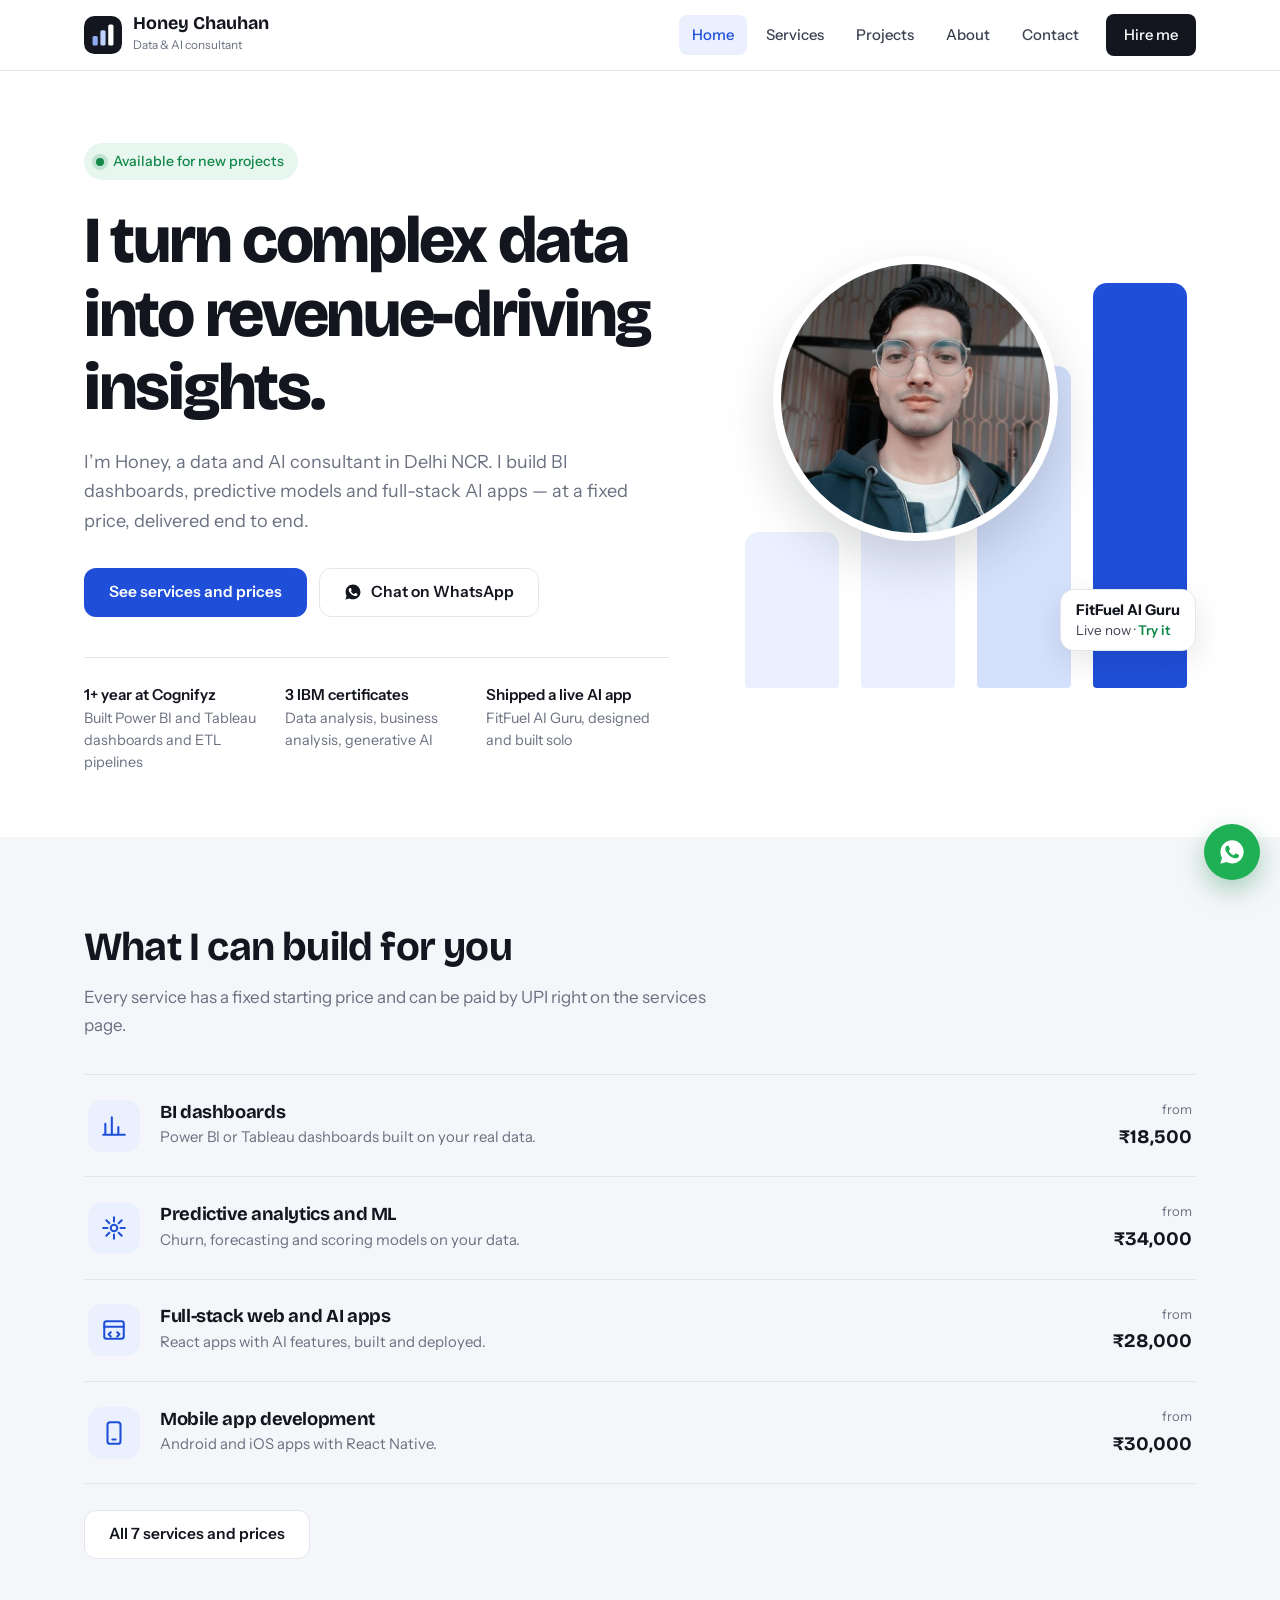
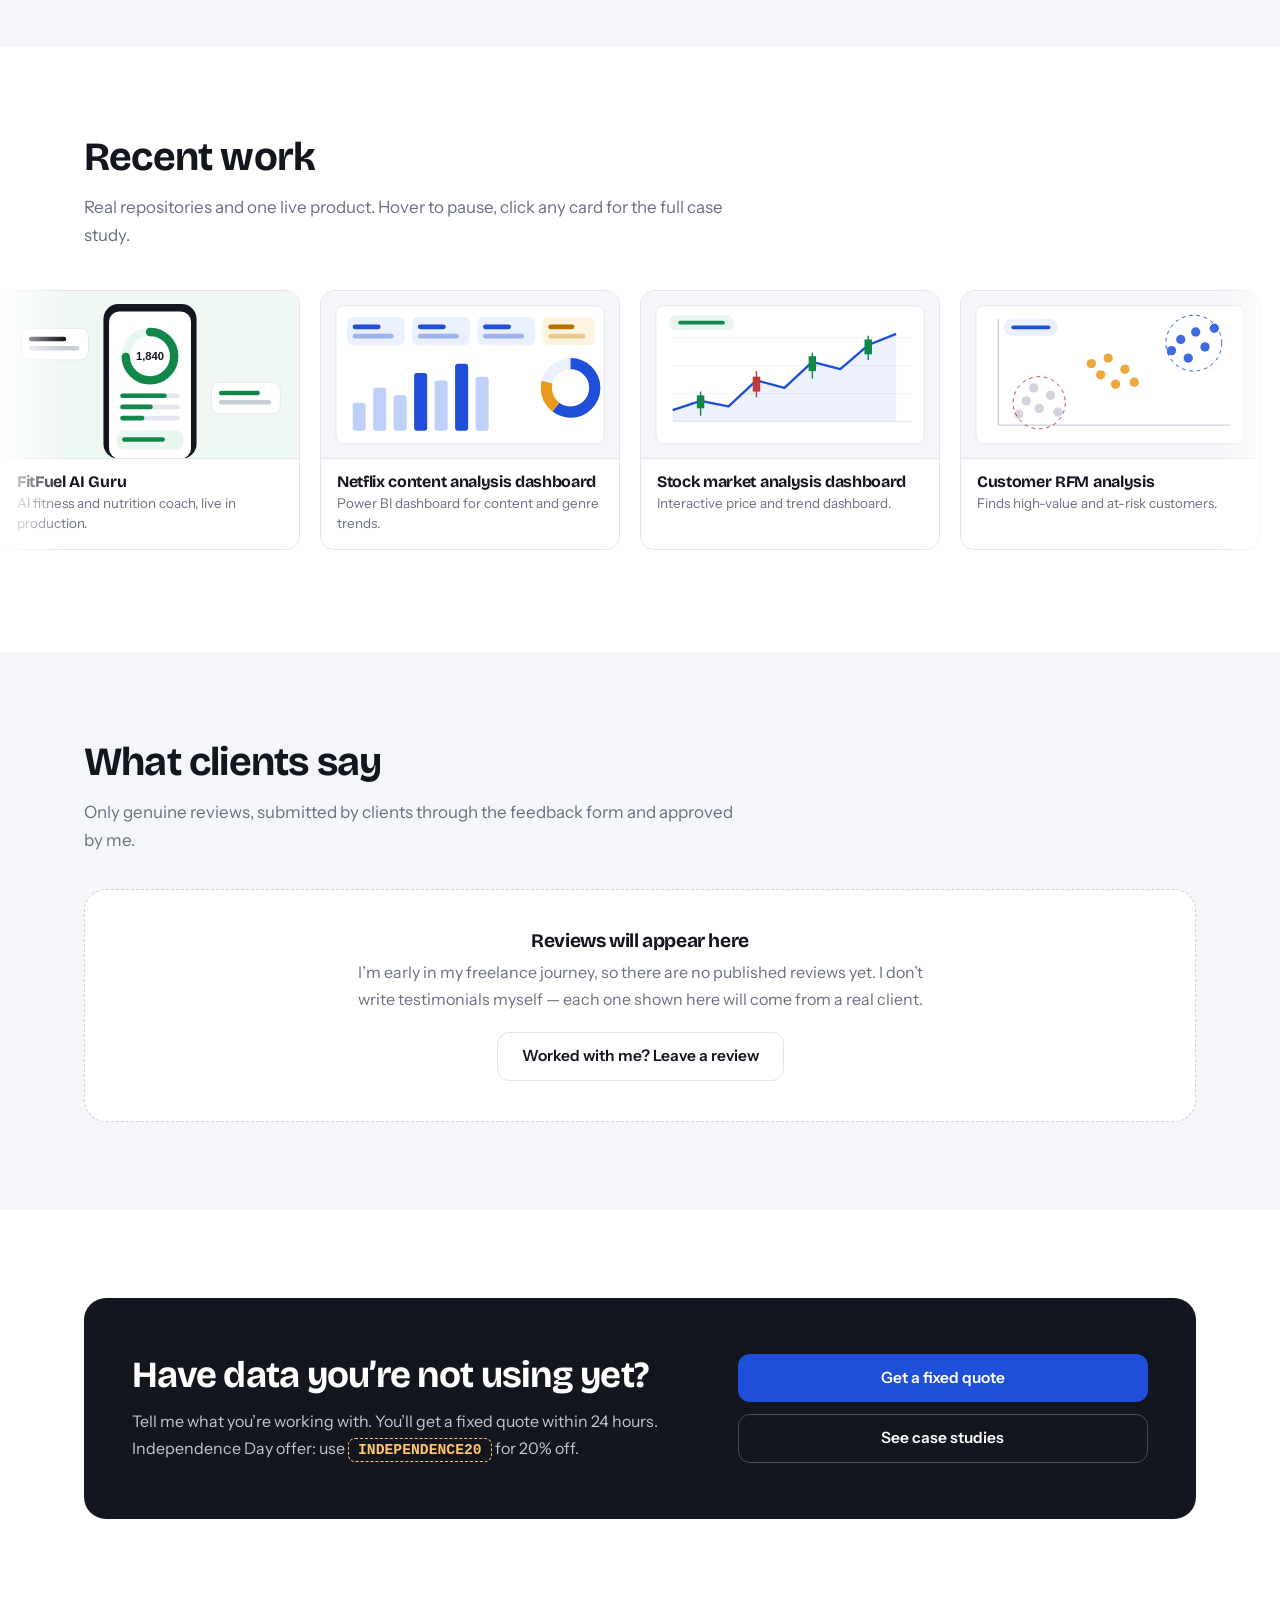
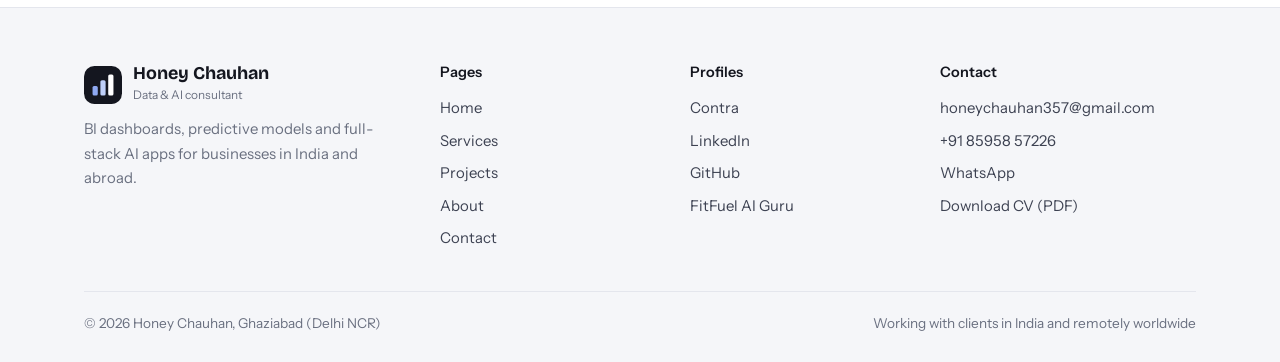
<file: index.html>
<!DOCTYPE html>
<html lang="en">
<head>
<meta charset="UTF-8">
<meta name="viewport" content="width=device-width,initial-scale=1">
<title>Honey Chauhan — Data &amp; AI consultant, Delhi NCR</title>
<meta name="description" content="BI dashboards, predictive ML models and full-stack AI apps. IBM-certified, ex-Cognifyz, and builder of FitFuel AI Guru. Fixed prices, UPI payment, reply within 24 hours.">
<link rel="canonical" href="https://datascientist2004.github.io/Portfolio/">
<meta property="og:type" content="website">
<meta property="og:site_name" content="Honey Chauhan">
<meta property="og:title" content="Honey Chauhan — Data &amp; AI consultant, Delhi NCR">
<meta property="og:description" content="BI dashboards, predictive ML models and full-stack AI apps. IBM-certified, ex-Cognifyz, and builder of FitFuel AI Guru. Fixed prices, UPI payment, reply within 24 hours.">
<meta property="og:url" content="https://datascientist2004.github.io/Portfolio/">
<meta property="og:image" content="https://datascientist2004.github.io/Portfolio/og-image.png">
<meta property="og:image:width" content="1200">
<meta property="og:image:height" content="630">
<meta name="twitter:card" content="summary_large_image">
<meta name="twitter:image" content="https://datascientist2004.github.io/Portfolio/og-image.png">
<meta name="theme-color" content="#ffffff">
<link rel="icon" href="data:image/svg+xml,%3Csvg xmlns='http://www.w3.org/2000/svg' viewBox='0 0 40 40'%3E%3Crect width='40' height='40' rx='11' fill='%2314161F'/%3E%3Crect x='9' y='21' width='5.5' height='10' rx='1.6' fill='%238FA9F2'/%3E%3Crect x='17.25' y='15' width='5.5' height='16' rx='1.6' fill='%23BFD0FA'/%3E%3Crect x='25.5' y='9' width='5.5' height='22' rx='1.6' fill='white'/%3E%3C/svg%3E">
<link rel="preconnect" href="https://fonts.googleapis.com">
<link rel="preconnect" href="https://fonts.gstatic.com" crossorigin>
<link href="https://fonts.googleapis.com/css2?family=Bricolage+Grotesque:opsz,wght@12..96,600..800&family=Instrument+Sans:wght@400;500;600;700&display=swap" rel="stylesheet">
<link rel="stylesheet" href="style.css?v=3">
</head>
<body>
<header class="site-header">
  <nav class="nav" aria-label="Main">
    <a class="brand" href="index.html" aria-label="Honey Chauhan, home"><svg class="brand-mark" viewBox="0 0 40 40" aria-hidden="true"><rect width="40" height="40" rx="11" fill="#14161F"/><rect x="9" y="21" width="5.5" height="10" rx="1.6" fill="#8FA9F2"/><rect x="17.25" y="15" width="5.5" height="16" rx="1.6" fill="#BFD0FA"/><rect x="25.5" y="9" width="5.5" height="22" rx="1.6" fill="#fff"/></svg><span><span class="brand-name">Honey Chauhan</span><span class="brand-role">Data &amp; AI consultant</span></span></a>
    <button class="nav-toggle" id="navToggle" aria-label="Menu" aria-expanded="false" aria-controls="navLinks"><span></span><span></span><span></span></button>
    <ul class="nav-links" id="navLinks"><li><a href="index.html" aria-current="page">Home</a></li><li><a href="services.html">Services</a></li><li><a href="projects.html">Projects</a></li><li><a href="about.html">About</a></li><li><a href="contact.html">Contact</a></li><li><a class="nav-cta" href="services.html">Hire me</a></li></ul>
  </nav>
</header>
<div class="nav-scrim" id="navScrim"></div>
<main>

<section class="hero">
  <div class="wrap hero-grid">
    <div>
      <p class="status">Available for new projects</p>
      <h1>I turn complex data into revenue-driving insights.</h1>
      <p class="hero-sub">I’m Honey, a data and AI consultant in Delhi NCR. I build BI dashboards, predictive models and full-stack AI apps — at a fixed price, delivered end to end.</p>
      <div class="hero-actions">
        <a class="btn btn-primary" href="services.html">See services and prices</a>
        <a class="btn btn-ghost" href="https://wa.me/918595857226?text=Hi%20Honey%2C%20I%27d%20like%20to%20discuss%20a%20project" target="_blank" rel="noopener noreferrer"><svg viewBox="0 0 24 24" fill="currentColor" aria-hidden="true"><path d="M12.04 2C6.58 2 2.13 6.45 2.13 11.91c0 1.75.46 3.45 1.32 4.95L2.05 22l5.25-1.38a9.9 9.9 0 0 0 4.74 1.21h.01c5.46 0 9.91-4.45 9.91-9.91A9.88 9.88 0 0 0 12.04 2zm5.79 14.04c-.24.68-1.42 1.31-1.95 1.37-.5.06-1.13.08-1.82-.11-.42-.13-.96-.31-1.65-.61-2.9-1.25-4.79-4.17-4.94-4.36-.14-.19-1.18-1.57-1.18-3s.75-2.13 1.02-2.42c.27-.29.58-.36.78-.36h.56c.18 0 .42-.07.66.5.24.58.82 2.01.89 2.15.07.15.12.32.02.51-.1.19-.14.31-.29.48-.14.17-.3.37-.43.5-.14.14-.29.3-.13.59.17.29.74 1.22 1.58 1.97 1.09.97 2 1.27 2.29 1.42.29.14.46.12.63-.07.17-.19.72-.84.91-1.13.19-.29.39-.24.65-.14.27.1 1.68.79 1.97.94.29.14.48.22.55.34.07.12.07.7-.17 1.38z"/></svg>Chat on WhatsApp</a>
      </div>
      <div class="proof">
        <p><b>1+ year at Cognifyz</b>Built Power BI and Tableau dashboards and ETL pipelines</p>
        <p><b>3 IBM certificates</b>Data analysis, business analysis, generative AI</p>
        <p><b>Shipped a live AI app</b>FitFuel AI Guru, designed and built solo</p>
      </div>
    </div>
    <div class="chart-portrait" aria-hidden="false">
      <div class="bars" aria-hidden="true"><span class="bar"></span><span class="bar"></span><span class="bar"></span><span class="bar"></span></div>
      <div class="photo" role="img" aria-label="Photo of Honey Chauhan"></div>
      <div class="tag"><b>FitFuel AI Guru</b>Live now · <a href="https://fitfuel-ai-guru.lovable.app/" target="_blank" rel="noopener noreferrer">Try it</a></div>
    </div>
  </div>
</section>

<section class="band wash">
  <div class="wrap">
    <h2 class="h2">What I can build for you</h2>
    <p class="lede">Every service has a fixed starting price and can be paid by UPI right on the services page.</p>
    <div class="svc-list">
      <a class="svc-row" href="services.html#bi">
        <span class="ic"><svg viewBox="0 0 24 24" fill="none" stroke="currentColor" stroke-width="1.9" stroke-linecap="round" stroke-linejoin="round" aria-hidden="true"><path d="M4 20V10M10 20V4M16 20v-7M22 20H2"/></svg></span>
        <span><h3>BI dashboards</h3><p>Power BI or Tableau dashboards built on your real data.</p></span>
        <span class="from">from<b>₹18,500</b></span>
      </a>
      <a class="svc-row" href="services.html#ml">
        <span class="ic"><svg viewBox="0 0 24 24" fill="none" stroke="currentColor" stroke-width="1.9" stroke-linecap="round" stroke-linejoin="round" aria-hidden="true"><circle cx="12" cy="12" r="3"/><path d="M12 2v4M12 18v4M4.9 4.9l2.8 2.8M16.3 16.3l2.8 2.8M2 12h4M18 12h4M4.9 19.1l2.8-2.8M16.3 7.7l2.8-2.8"/></svg></span>
        <span><h3>Predictive analytics and ML</h3><p>Churn, forecasting and scoring models on your data.</p></span>
        <span class="from">from<b>₹34,000</b></span>
      </a>
      <a class="svc-row" href="services.html#web">
        <span class="ic"><svg viewBox="0 0 24 24" fill="none" stroke="currentColor" stroke-width="1.9" stroke-linecap="round" stroke-linejoin="round" aria-hidden="true"><rect x="3" y="4" width="18" height="16" rx="2"/><path d="M3 9h18M9 14l-2 2 2 2M15 14l2 2-2 2"/></svg></span>
        <span><h3>Full-stack web and AI apps</h3><p>React apps with AI features, built and deployed.</p></span>
        <span class="from">from<b>₹28,000</b></span>
      </a>
      <a class="svc-row" href="services.html#app">
        <span class="ic"><svg viewBox="0 0 24 24" fill="none" stroke="currentColor" stroke-width="1.9" stroke-linecap="round" stroke-linejoin="round" aria-hidden="true"><rect x="6" y="2" width="12" height="20" rx="2.5"/><path d="M10.5 18h3"/></svg></span>
        <span><h3>Mobile app development</h3><p>Android and iOS apps with React Native.</p></span>
        <span class="from">from<b>₹30,000</b></span>
      </a></div>
    <p style="margin-top:26px"><a class="btn btn-ghost" href="services.html">All 7 services and prices</a></p>
  </div>
</section>

<section class="band">
  <div class="wrap">
    <h2 class="h2">Recent work</h2>
    <p class="lede">Real repositories and one live product. Hover to pause, click any card for the full case study.</p>
  </div>
  <div class="marquee" data-auto style="--speed:70s"><div class="marquee-track">
        <a class="shot" href="projects.html#fitfuel"><svg viewBox="0 0 320 180" role="img" xmlns="http://www.w3.org/2000/svg"><rect width="320" height="180" fill="#F0F8F3"/><rect x="110" y="14" width="100" height="166" rx="16" fill="#14161F"/><rect x="116" y="22" width="88" height="158" rx="11" fill="#fff"/><circle cx="160" cy="70" r="26" fill="none" stroke="#E7F6EE" stroke-width="9"/><circle cx="160" cy="70" r="26" fill="none" stroke="#11884A" stroke-width="9" stroke-dasharray="121 163" stroke-linecap="round" transform="rotate(-90 160 70)"/><text x="160" y="74" text-anchor="middle" font-family="sans-serif" font-size="12" font-weight="700" fill="#14161F">1,840</text><rect x="128" y="110" width="64" height="5" rx="2.5" fill="#E4E6ED"/><rect x="128" y="110" width="50" height="5" rx="2.5" fill="#11884A"/><rect x="128" y="122" width="64" height="5" rx="2.5" fill="#E4E6ED"/><rect x="128" y="122" width="35" height="5" rx="2.5" fill="#11884A"/><rect x="128" y="134" width="64" height="5" rx="2.5" fill="#E4E6ED"/><rect x="128" y="134" width="26" height="5" rx="2.5" fill="#11884A"/><rect x="124" y="150" width="72" height="20" rx="8" fill="#E7F6EE"/><rect x="130" y="157" width="46" height="5" rx="2.5" fill="#11884A"/><rect x="22" y="40" width="72" height="34" rx="9" fill="#fff" stroke="#E4E6ED"/><rect x="30" y="49" width="40" height="5" rx="2.5" fill="#14161F"/><rect x="30" y="59" width="54" height="5" rx="2.5" fill="#C9CDD8"/><rect x="226" y="98" width="74" height="34" rx="9" fill="#fff" stroke="#E4E6ED"/><rect x="234" y="107" width="44" height="5" rx="2.5" fill="#11884A"/><rect x="234" y="117" width="56" height="5" rx="2.5" fill="#C9CDD8"/></svg><div><h3>FitFuel AI Guru</h3><p>AI fitness and nutrition coach, live in production.</p></div></a>
        <a class="shot" href="projects.html#netflix"><svg viewBox="0 0 320 180" role="img" xmlns="http://www.w3.org/2000/svg"><rect width="320" height="180" fill="#F5F6F9"/><rect x="16" y="16" width="288" height="148" rx="8" fill="#fff" stroke="#E4E6ED"/><rect x="28" y="28" width="62" height="30" rx="6" fill="#EAF0FE"/><rect x="98" y="28" width="62" height="30" rx="6" fill="#EAF0FE"/><rect x="168" y="28" width="62" height="30" rx="6" fill="#EAF0FE"/><rect x="34" y="36" width="30" height="5" rx="2.5" fill="#1F4FD8"/><rect x="34" y="46" width="44" height="5" rx="2.5" fill="#9FB4EE"/><rect x="104" y="36" width="30" height="5" rx="2.5" fill="#1F4FD8"/><rect x="104" y="46" width="44" height="5" rx="2.5" fill="#9FB4EE"/><rect x="174" y="36" width="30" height="5" rx="2.5" fill="#1F4FD8"/><rect x="174" y="46" width="44" height="5" rx="2.5" fill="#9FB4EE"/><rect x="34" y="120" width="14" height="30" rx="3" fill="#BFD0FA"/><rect x="56" y="104" width="14" height="46" rx="3" fill="#BFD0FA"/><rect x="78" y="112" width="14" height="38" rx="3" fill="#BFD0FA"/><rect x="100" y="88" width="14" height="62" rx="3" fill="#1F4FD8"/><rect x="122" y="96" width="14" height="54" rx="3" fill="#BFD0FA"/><rect x="144" y="78" width="14" height="72" rx="3" fill="#1F4FD8"/><rect x="166" y="92" width="14" height="58" rx="3" fill="#BFD0FA"/><circle cx="268" cy="104" r="26" fill="none" stroke="#EAF0FE" stroke-width="12"/><circle cx="268" cy="104" r="26" fill="none" stroke="#1F4FD8" stroke-width="12" stroke-dasharray="98 163" transform="rotate(-90 268 104)"/><circle cx="268" cy="104" r="26" fill="none" stroke="#E89A1C" stroke-width="12" stroke-dasharray="30 163" stroke-dashoffset="-98" transform="rotate(-90 268 104)"/><rect x="238" y="28" width="56" height="30" rx="6" fill="#FDF3E1"/><rect x="244" y="36" width="28" height="5" rx="2.5" fill="#B86E00"/><rect x="244" y="46" width="40" height="5" rx="2.5" fill="#E8C98E"/></svg><div><h3>Netflix content analysis dashboard</h3><p>Power BI dashboard for content and genre trends.</p></div></a>
        <a class="shot" href="projects.html#stock"><svg viewBox="0 0 320 180" role="img" xmlns="http://www.w3.org/2000/svg"><rect width="320" height="180" fill="#F5F6F9"/><rect x="16" y="16" width="288" height="148" rx="8" fill="#fff" stroke="#E4E6ED"/><path d="M34 140H290" stroke="#E4E6ED"/><path d="M34 110H290M34 80H290M34 50H290" stroke="#F0F1F5"/><path d="M34 128L64 118L94 124L124 96L154 104L184 76L214 84L244 58L274 46" fill="none" stroke="#1F4FD8" stroke-width="2.5" stroke-linejoin="round"/><path d="M34 128L64 118L94 124L124 96L154 104L184 76L214 84L244 58L274 46V140H34z" fill="#1F4FD8" opacity=".08"/><path d="M64 108V134" stroke="#11884A" stroke-width="1.5"/><rect x="60" y="112" width="8" height="14" fill="#11884A"/><path d="M124 86V114" stroke="#C23A3A" stroke-width="1.5"/><rect x="120" y="92" width="8" height="16" fill="#C23A3A"/><path d="M184 66V94" stroke="#11884A" stroke-width="1.5"/><rect x="180" y="70" width="8" height="16" fill="#11884A"/><path d="M244 48V74" stroke="#11884A" stroke-width="1.5"/><rect x="240" y="52" width="8" height="16" fill="#11884A"/><rect x="30" y="26" width="70" height="16" rx="8" fill="#E7F6EE"/><rect x="40" y="32" width="50" height="4" rx="2" fill="#11884A"/></svg><div><h3>Stock market analysis dashboard</h3><p>Interactive price and trend dashboard.</p></div></a>
        <a class="shot" href="projects.html#rfm"><svg viewBox="0 0 320 180" role="img" xmlns="http://www.w3.org/2000/svg"><rect width="320" height="180" fill="#F5F6F9"/><rect x="16" y="16" width="288" height="148" rx="8" fill="#fff" stroke="#E4E6ED"/><path d="M40 144H290M40 144V30" stroke="#C9CDD8" stroke-width="1.5"/><circle cx="70" cy="118" r="5" fill="#C9CDD8" opacity=".85"/><circle cx="84" cy="126" r="5" fill="#C9CDD8" opacity=".85"/><circle cx="96" cy="112" r="5" fill="#C9CDD8" opacity=".85"/><circle cx="78" cy="104" r="5" fill="#C9CDD8" opacity=".85"/><circle cx="104" cy="130" r="5" fill="#C9CDD8" opacity=".85"/><circle cx="62" cy="132" r="5" fill="#C9CDD8" opacity=".85"/><circle cx="150" cy="90" r="5" fill="#E89A1C" opacity=".85"/><circle cx="166" cy="100" r="5" fill="#E89A1C" opacity=".85"/><circle cx="140" cy="78" r="5" fill="#E89A1C" opacity=".85"/><circle cx="176" cy="84" r="5" fill="#E89A1C" opacity=".85"/><circle cx="158" cy="72" r="5" fill="#E89A1C" opacity=".85"/><circle cx="186" cy="98" r="5" fill="#E89A1C" opacity=".85"/><circle cx="236" cy="52" r="5" fill="#1F4FD8" opacity=".85"/><circle cx="252" cy="44" r="5" fill="#1F4FD8" opacity=".85"/><circle cx="226" cy="64" r="5" fill="#1F4FD8" opacity=".85"/><circle cx="262" cy="60" r="5" fill="#1F4FD8" opacity=".85"/><circle cx="244" cy="72" r="5" fill="#1F4FD8" opacity=".85"/><circle cx="272" cy="40" r="5" fill="#1F4FD8" opacity=".85"/><circle cx="250" cy="56" r="30" fill="none" stroke="#1F4FD8" stroke-dasharray="4 4"/><circle cx="84" cy="120" r="28" fill="none" stroke="#C23A3A" stroke-dasharray="4 4"/><rect x="46" y="30" width="58" height="18" rx="9" fill="#EAF0FE"/><rect x="54" y="37" width="42" height="4" rx="2" fill="#1F4FD8"/></svg><div><h3>Customer RFM analysis</h3><p>Finds high-value and at-risk customers.</p></div></a>
        <a class="shot" href="projects.html#diabetes"><svg viewBox="0 0 320 180" role="img" xmlns="http://www.w3.org/2000/svg"><rect width="320" height="180" fill="#F5F6F9"/><rect x="16" y="16" width="150" height="148" rx="8" fill="#fff" stroke="#E4E6ED"/><rect x="30" y="32" width="52" height="5" rx="2.5" fill="#9AA0AE"/><rect x="30" y="41" width="122" height="12" rx="4" fill="#F5F6F9" stroke="#E4E6ED"/><rect x="30" y="60" width="52" height="5" rx="2.5" fill="#9AA0AE"/><rect x="30" y="69" width="122" height="12" rx="4" fill="#F5F6F9" stroke="#E4E6ED"/><rect x="30" y="88" width="52" height="5" rx="2.5" fill="#9AA0AE"/><rect x="30" y="97" width="122" height="12" rx="4" fill="#F5F6F9" stroke="#E4E6ED"/><rect x="30" y="116" width="52" height="5" rx="2.5" fill="#9AA0AE"/><rect x="30" y="125" width="122" height="12" rx="4" fill="#F5F6F9" stroke="#E4E6ED"/><rect x="178" y="16" width="126" height="148" rx="8" fill="#fff" stroke="#E4E6ED"/><path d="M199 108a42 42 0 0 1 84 0" fill="none" stroke="#E4E6ED" stroke-width="12" stroke-linecap="round"/><path d="M199 108a42 42 0 0 1 61-37.4" fill="none" stroke="#E89A1C" stroke-width="12" stroke-linecap="round"/><text x="241" y="104" text-anchor="middle" font-family="sans-serif" font-size="15" font-weight="700" fill="#14161F">38%</text><rect x="206" y="124" width="70" height="20" rx="10" fill="#FDF3E1"/><rect x="216" y="131" width="50" height="6" rx="3" fill="#B86E00"/></svg><div><h3>Diabetes risk detection</h3><p>Neural network that predicts diabetes risk.</p></div></a>
        <a class="shot" href="projects.html#music"><svg viewBox="0 0 320 180" role="img" xmlns="http://www.w3.org/2000/svg"><rect width="320" height="180" fill="#F5F6F9"/><rect x="16" y="16" width="288" height="148" rx="8" fill="#fff" stroke="#E4E6ED"/><rect x="30" y="30" width="22" height="22" rx="5" fill="#1F4FD8"/><rect x="62" y="34" width="110" height="5" rx="2.5" fill="#14161F"/><rect x="62" y="44" width="80" height="5" rx="2.5" fill="#C9CDD8"/><circle cx="276" cy="41" r="9" fill="#1F4FD8"/><path d="M273 37v8l6-4z" fill="#fff"/><rect x="30" y="60" width="22" height="22" rx="5" fill="#BFD0FA"/><rect x="62" y="64" width="90" height="5" rx="2.5" fill="#14161F"/><rect x="62" y="74" width="60" height="5" rx="2.5" fill="#C9CDD8"/><circle cx="276" cy="71" r="9" fill="#EAF0FE"/><path d="M273 67v8l6-4z" fill="#1F4FD8"/><rect x="30" y="90" width="22" height="22" rx="5" fill="#E89A1C"/><rect x="62" y="94" width="120" height="5" rx="2.5" fill="#14161F"/><rect x="62" y="104" width="90" height="5" rx="2.5" fill="#C9CDD8"/><circle cx="276" cy="101" r="9" fill="#EAF0FE"/><path d="M273 97v8l6-4z" fill="#1F4FD8"/><rect x="30" y="120" width="22" height="22" rx="5" fill="#8FA9F2"/><rect x="62" y="124" width="80" height="5" rx="2.5" fill="#14161F"/><rect x="62" y="134" width="50" height="5" rx="2.5" fill="#C9CDD8"/><circle cx="276" cy="131" r="9" fill="#EAF0FE"/><path d="M273 127v8l6-4z" fill="#1F4FD8"/><rect x="180" y="38.0" width="3" height="6" rx="1.5" fill="#1F4FD8"/><rect x="186" y="35.0" width="3" height="12" rx="1.5" fill="#1F4FD8"/><rect x="192" y="32.0" width="3" height="18" rx="1.5" fill="#1F4FD8"/><rect x="198" y="36.0" width="3" height="10" rx="1.5" fill="#1F4FD8"/><rect x="204" y="33.0" width="3" height="16" rx="1.5" fill="#1F4FD8"/><rect x="210" y="37.0" width="3" height="8" rx="1.5" fill="#1F4FD8"/><rect x="216" y="34.0" width="3" height="14" rx="1.5" fill="#1F4FD8"/><rect x="222" y="38.0" width="3" height="6" rx="1.5" fill="#1F4FD8"/><rect x="228" y="36.0" width="3" height="10" rx="1.5" fill="#1F4FD8"/></svg><div><h3>Music recommendation system</h3><p>Suggests songs from listening patterns.</p></div></a>
        <a class="shot" href="projects.html#chatbot"><svg viewBox="0 0 320 180" role="img" xmlns="http://www.w3.org/2000/svg"><rect width="320" height="180" fill="#F5F6F9"/><rect x="40" y="14" width="240" height="152" rx="8" fill="#fff" stroke="#E4E6ED"/><rect x="56" y="30" width="130" height="26" rx="12" fill="#F5F6F9"/><rect x="66" y="40" width="96" height="6" rx="3" fill="#9AA0AE"/><rect x="134" y="66" width="130" height="26" rx="12" fill="#1F4FD8"/><rect x="146" y="76" width="100" height="6" rx="3" fill="#fff" opacity=".85"/><rect x="56" y="102" width="160" height="26" rx="12" fill="#F5F6F9"/><rect x="66" y="112" width="120" height="6" rx="3" fill="#9AA0AE"/><rect x="56" y="138" width="208" height="18" rx="9" fill="#fff" stroke="#E4E6ED"/><circle cx="254" cy="147" r="6" fill="#1F4FD8"/></svg><div><h3>Customer support chatbot</h3><p>Answers first-line questions automatically.</p></div></a>
        <a class="shot" href="projects.html#excel"><svg viewBox="0 0 320 180" role="img" xmlns="http://www.w3.org/2000/svg"><rect width="320" height="180" fill="#F5F6F9"/><rect x="16" y="16" width="178" height="148" rx="6" fill="#fff" stroke="#E4E6ED"/><line x1="16" y1="34.5" x2="194" y2="34.5" stroke="#E4E6ED"/><line x1="16" y1="53.0" x2="194" y2="53.0" stroke="#E4E6ED"/><line x1="16" y1="71.5" x2="194" y2="71.5" stroke="#E4E6ED"/><line x1="16" y1="90.0" x2="194" y2="90.0" stroke="#E4E6ED"/><line x1="16" y1="108.5" x2="194" y2="108.5" stroke="#E4E6ED"/><line x1="16" y1="127.0" x2="194" y2="127.0" stroke="#E4E6ED"/><line x1="16" y1="145.5" x2="194" y2="145.5" stroke="#E4E6ED"/><line x1="60.5" y1="16" x2="60.5" y2="164" stroke="#E4E6ED"/><line x1="105.0" y1="16" x2="105.0" y2="164" stroke="#E4E6ED"/><line x1="149.5" y1="16" x2="149.5" y2="164" stroke="#E4E6ED"/><rect x="16.5" y="16.5" width="177" height="18" fill="#E7F6EE"/><rect x="61" y="71" width="44.5" height="18.5" fill="#EAF0FE" stroke="#1F4FD8" stroke-width="1.5"/><rect x="206" y="16" width="98" height="148" rx="6" fill="#fff" stroke="#E4E6ED"/><rect x="220" y="116" width="11" height="34" rx="2" fill="#11884A" opacity="0.4"/><rect x="238" y="98" width="11" height="52" rx="2" fill="#11884A" opacity="0.55"/><rect x="256" y="106" width="11" height="44" rx="2" fill="#11884A" opacity="0.7"/><rect x="274" y="72" width="11" height="78" rx="2" fill="#11884A" opacity="0.85"/><rect x="218" y="28" width="60" height="6" rx="3" fill="#14161F"/></svg><div><h3>Excel MIS reporting system</h3><p>Weekly reports refreshed in a few clicks.</p></div></a>
  </div></div>
</section>

<section class="band wash">
  <div class="wrap">
    <h2 class="h2">What clients say</h2>
    <p class="lede">Only genuine reviews, submitted by clients through the feedback form and approved by me.</p>
    <div id="testimonials">
      <div class="empty-state">
        <h3>Reviews will appear here</h3>
        <p>I’m early in my freelance journey, so there are no published reviews yet. I don’t write testimonials myself — each one shown here will come from a real client.</p>
        <a class="btn btn-ghost" href="contact.html#feedback">Worked with me? Leave a review</a>
      </div>
    </div>
  </div>
</section>

<section class="band">
  <div class="wrap">
    <div class="cta-band">
      <div>
        <h2>Have data you’re not using yet?</h2>
        <p>Tell me what you’re working with. You’ll get a fixed quote within 24 hours.<span data-offer> <span data-offer-name>Independence Day offer</span>: use <span class="code" data-offer-code>INDEPENDENCE20</span> for <span data-offer-percent>20%</span> off.</span></p>
      </div>
      <div class="actions">
        <a class="btn btn-primary" href="contact.html">Get a fixed quote</a>
        <a class="btn btn-ghost" href="projects.html">See case studies</a>
      </div>
    </div>
  </div>
</section>
</main>
<footer class="site-footer">
  <div class="wrap">
    <div class="foot-grid">
      <div><a class="brand" href="index.html"><svg class="brand-mark" viewBox="0 0 40 40" aria-hidden="true"><rect width="40" height="40" rx="11" fill="#14161F"/><rect x="9" y="21" width="5.5" height="10" rx="1.6" fill="#8FA9F2"/><rect x="17.25" y="15" width="5.5" height="16" rx="1.6" fill="#BFD0FA"/><rect x="25.5" y="9" width="5.5" height="22" rx="1.6" fill="#fff"/></svg><span><span class="brand-name">Honey Chauhan</span><span class="brand-role">Data &amp; AI consultant</span></span></a>
        <p>BI dashboards, predictive models and full-stack AI apps for businesses in India and abroad.</p></div>
      <div><h4>Pages</h4><a href="index.html">Home</a><a href="services.html">Services</a><a href="projects.html">Projects</a><a href="about.html">About</a><a href="contact.html">Contact</a></div>
      <div><h4>Profiles</h4><a href="https://contra.com/honey_chauhan_ukoz0kjf" target="_blank" rel="noopener noreferrer">Contra</a><a href="https://www.linkedin.com/in/honey-chauhan-data-analyst" target="_blank" rel="noopener noreferrer">LinkedIn</a><a href="https://github.com/Datascientist2004" target="_blank" rel="noopener noreferrer">GitHub</a><a href="https://fitfuel-ai-guru.lovable.app/" target="_blank" rel="noopener noreferrer">FitFuel AI Guru</a></div>
      <div><h4>Contact</h4><a href="mailto:honeychauhan357@gmail.com">honeychauhan357@gmail.com</a><a href="tel:+918595857226">+91 85958 57226</a><a href="https://wa.me/918595857226" target="_blank" rel="noopener noreferrer">WhatsApp</a><a href="Honey_Chauhan_CV.pdf" download>Download CV (PDF)</a></div>
    </div>
    <div class="foot-bottom"><span>© <span data-year>2026</span> Honey Chauhan, Ghaziabad (Delhi NCR)</span><span>Working with clients in India and remotely worldwide</span></div>
  </div>
</footer>
<a class="wa-float" href="https://wa.me/918595857226?text=Hi%20Honey%2C%20I%20saw%20your%20portfolio" target="_blank" rel="noopener noreferrer" aria-label="Chat on WhatsApp"><svg viewBox="0 0 24 24" fill="currentColor" aria-hidden="true"><path d="M12.04 2C6.58 2 2.13 6.45 2.13 11.91c0 1.75.46 3.45 1.32 4.95L2.05 22l5.25-1.38a9.9 9.9 0 0 0 4.74 1.21h.01c5.46 0 9.91-4.45 9.91-9.91A9.88 9.88 0 0 0 12.04 2zm5.79 14.04c-.24.68-1.42 1.31-1.95 1.37-.5.06-1.13.08-1.82-.11-.42-.13-.96-.31-1.65-.61-2.9-1.25-4.79-4.17-4.94-4.36-.14-.19-1.18-1.57-1.18-3s.75-2.13 1.02-2.42c.27-.29.58-.36.78-.36h.56c.18 0 .42-.07.66.5.24.58.82 2.01.89 2.15.07.15.12.32.02.51-.1.19-.14.31-.29.48-.14.17-.3.37-.43.5-.14.14-.29.3-.13.59.17.29.74 1.22 1.58 1.97 1.09.97 2 1.27 2.29 1.42.29.14.46.12.63-.07.17-.19.72-.84.91-1.13.19-.29.39-.24.65-.14.27.1 1.68.79 1.97.94.29.14.48.22.55.34.07.12.07.7-.17 1.38z"/></svg></a>
<script src="script.js?v=3"></script>
</body>
</html>
</file>
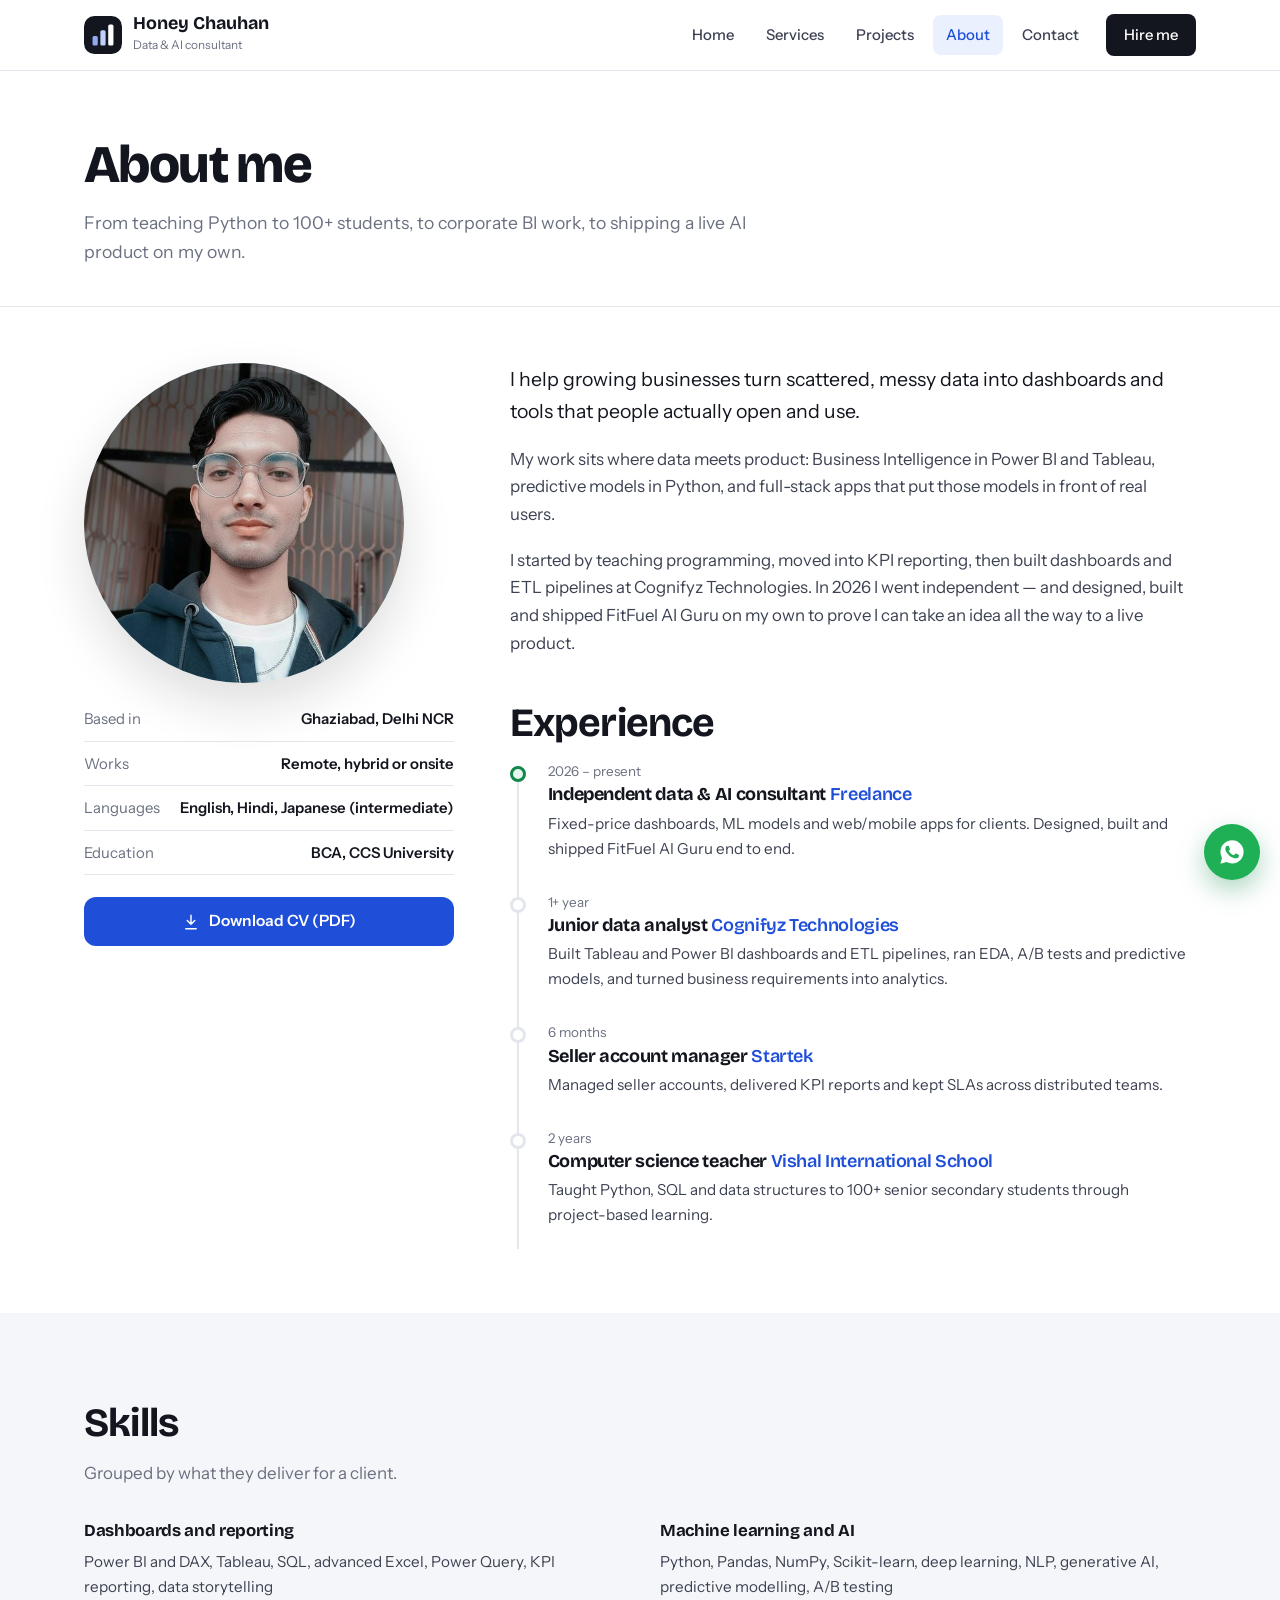
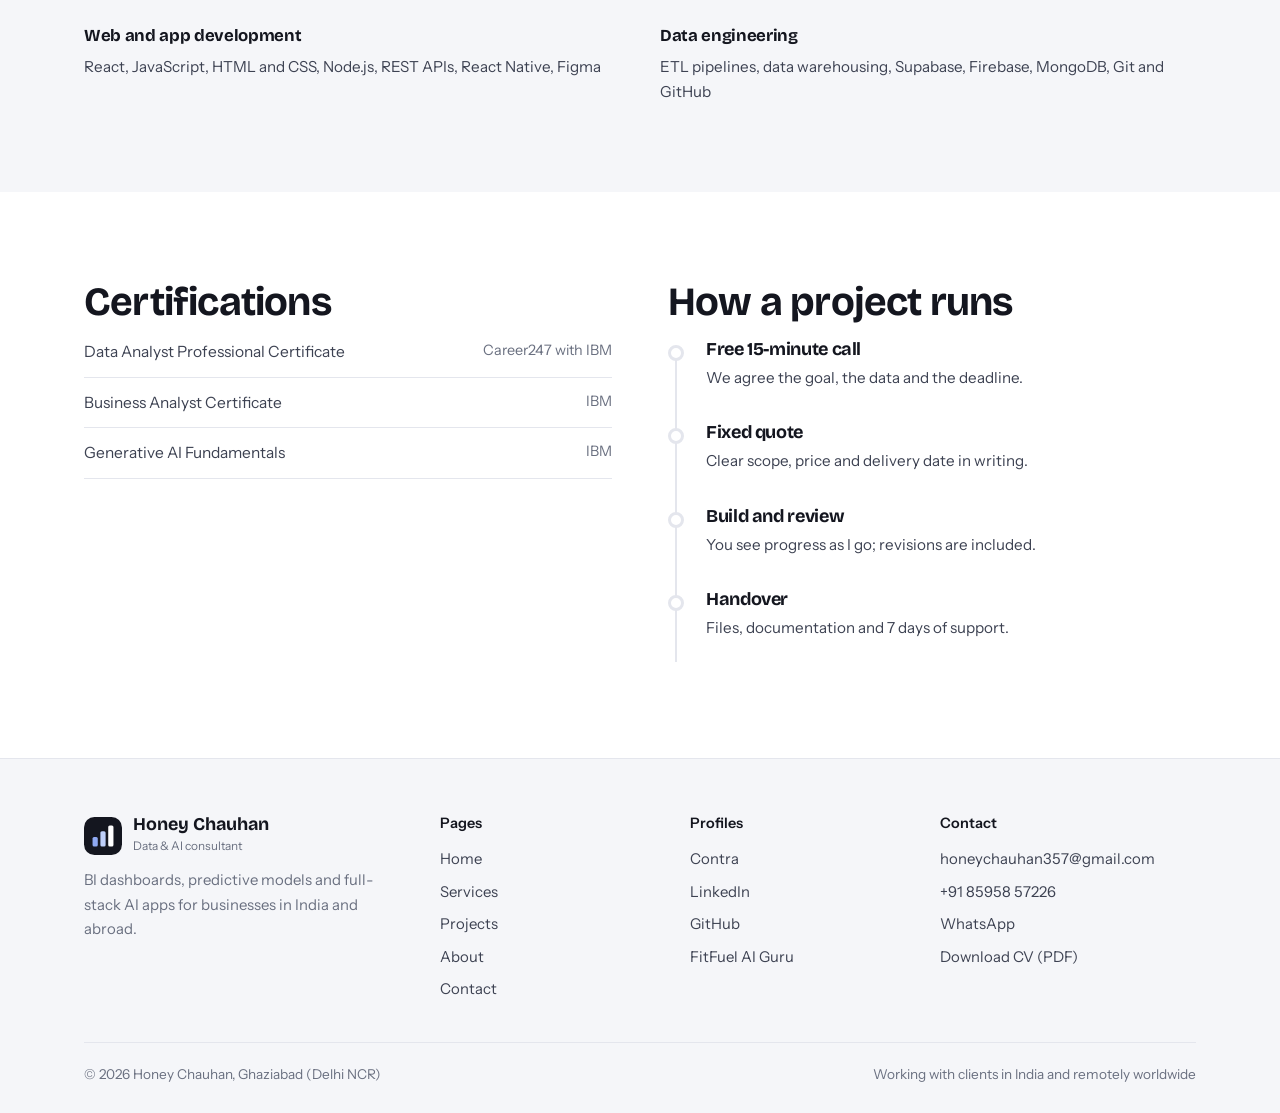
<file: about.html>
<!DOCTYPE html>
<html lang="en">
<head>
<meta charset="UTF-8">
<meta name="viewport" content="width=device-width,initial-scale=1">
<title>About Honey Chauhan — Data &amp; AI consultant</title>
<meta name="description" content="From teaching Python to 100+ students, to BI work at Cognifyz, to shipping FitFuel AI Guru. IBM-certified, based in Ghaziabad, Delhi NCR.">
<link rel="canonical" href="https://datascientist2004.github.io/Portfolio/about.html">
<meta property="og:type" content="website">
<meta property="og:site_name" content="Honey Chauhan">
<meta property="og:title" content="About Honey Chauhan — Data &amp; AI consultant">
<meta property="og:description" content="From teaching Python to 100+ students, to BI work at Cognifyz, to shipping FitFuel AI Guru. IBM-certified, based in Ghaziabad, Delhi NCR.">
<meta property="og:url" content="https://datascientist2004.github.io/Portfolio/about.html">
<meta property="og:image" content="https://datascientist2004.github.io/Portfolio/og-image.png">
<meta property="og:image:width" content="1200">
<meta property="og:image:height" content="630">
<meta name="twitter:card" content="summary_large_image">
<meta name="twitter:image" content="https://datascientist2004.github.io/Portfolio/og-image.png">
<meta name="theme-color" content="#ffffff">
<link rel="icon" href="data:image/svg+xml,%3Csvg xmlns='http://www.w3.org/2000/svg' viewBox='0 0 40 40'%3E%3Crect width='40' height='40' rx='11' fill='%2314161F'/%3E%3Crect x='9' y='21' width='5.5' height='10' rx='1.6' fill='%238FA9F2'/%3E%3Crect x='17.25' y='15' width='5.5' height='16' rx='1.6' fill='%23BFD0FA'/%3E%3Crect x='25.5' y='9' width='5.5' height='22' rx='1.6' fill='white'/%3E%3C/svg%3E">
<link rel="preconnect" href="https://fonts.googleapis.com">
<link rel="preconnect" href="https://fonts.gstatic.com" crossorigin>
<link href="https://fonts.googleapis.com/css2?family=Bricolage+Grotesque:opsz,wght@12..96,600..800&family=Instrument+Sans:wght@400;500;600;700&display=swap" rel="stylesheet">
<link rel="stylesheet" href="style.css?v=3">
</head>
<body>
<header class="site-header">
  <nav class="nav" aria-label="Main">
    <a class="brand" href="index.html" aria-label="Honey Chauhan, home"><svg class="brand-mark" viewBox="0 0 40 40" aria-hidden="true"><rect width="40" height="40" rx="11" fill="#14161F"/><rect x="9" y="21" width="5.5" height="10" rx="1.6" fill="#8FA9F2"/><rect x="17.25" y="15" width="5.5" height="16" rx="1.6" fill="#BFD0FA"/><rect x="25.5" y="9" width="5.5" height="22" rx="1.6" fill="#fff"/></svg><span><span class="brand-name">Honey Chauhan</span><span class="brand-role">Data &amp; AI consultant</span></span></a>
    <button class="nav-toggle" id="navToggle" aria-label="Menu" aria-expanded="false" aria-controls="navLinks"><span></span><span></span><span></span></button>
    <ul class="nav-links" id="navLinks"><li><a href="index.html">Home</a></li><li><a href="services.html">Services</a></li><li><a href="projects.html">Projects</a></li><li><a href="about.html" aria-current="page">About</a></li><li><a href="contact.html">Contact</a></li><li><a class="nav-cta" href="services.html">Hire me</a></li></ul>
  </nav>
</header>
<div class="nav-scrim" id="navScrim"></div>
<main>

<section class="page-head">
  <div class="wrap">
    <h1>About me</h1>
    <p>From teaching Python to 100+ students, to corporate BI work, to shipping a live AI product on my own.</p>
  </div>
</section>
<section class="band tight">
  <div class="wrap about-grid">
    <aside class="about-side">
      <div class="photo" role="img" aria-label="Photo of Honey Chauhan"></div>
      <div class="facts">
        <div><span>Based in</span><b>Ghaziabad, Delhi NCR</b></div>
        <div><span>Works</span><b>Remote, hybrid or onsite</b></div>
        <div><span>Languages</span><b>English, Hindi, Japanese (intermediate)</b></div>
        <div><span>Education</span><b>BCA, CCS University</b></div>
      </div>
      <p style="margin-top:22px"><a class="btn btn-primary btn-block" href="Honey_Chauhan_CV.pdf" download><svg viewBox="0 0 24 24" fill="none" stroke="currentColor" stroke-width="1.9" stroke-linecap="round" stroke-linejoin="round" aria-hidden="true"><path d="M12 3v12M7 10l5 5 5-5M5 21h14"/></svg>Download CV (PDF)</a></p>
    </aside>
    <div>
      <div class="prose">
        <p>I help growing businesses turn scattered, messy data into dashboards and tools that people actually open and use.</p>
        <p>My work sits where data meets product: Business Intelligence in Power BI and Tableau, predictive models in Python, and full-stack apps that put those models in front of real users.</p>
        <p>I started by teaching programming, moved into KPI reporting, then built dashboards and ETL pipelines at Cognifyz Technologies. In 2026 I went independent — and designed, built and shipped FitFuel AI Guru on my own to prove I can take an idea all the way to a live product.</p>
      </div>
      <h2 class="h2" style="margin-top:44px">Experience</h2>
      <ol class="timeline">
        <li class="now"><p class="when">2026 – present</p><h3>Independent data &amp; AI consultant <span>Freelance</span></h3><p>Fixed-price dashboards, ML models and web/mobile apps for clients. Designed, built and shipped FitFuel AI Guru end to end.</p></li>
        <li><p class="when">1+ year</p><h3>Junior data analyst <span>Cognifyz Technologies</span></h3><p>Built Tableau and Power BI dashboards and ETL pipelines, ran EDA, A/B tests and predictive models, and turned business requirements into analytics.</p></li>
        <li><p class="when">6 months</p><h3>Seller account manager <span>Startek</span></h3><p>Managed seller accounts, delivered KPI reports and kept SLAs across distributed teams.</p></li>
        <li><p class="when">2 years</p><h3>Computer science teacher <span>Vishal International School</span></h3><p>Taught Python, SQL and data structures to 100+ senior secondary students through project-based learning.</p></li>
      </ol>
    </div>
  </div>
</section>
<section class="band wash">
  <div class="wrap">
    <h2 class="h2">Skills</h2>
    <p class="lede">Grouped by what they deliver for a client.</p>
    <div class="skill-groups">
      <div><h3>Dashboards and reporting</h3><p>Power BI and DAX, Tableau, SQL, advanced Excel, Power Query, KPI reporting, data storytelling</p></div>
      <div><h3>Machine learning and AI</h3><p>Python, Pandas, NumPy, Scikit-learn, deep learning, NLP, generative AI, predictive modelling, A/B testing</p></div>
      <div><h3>Web and app development</h3><p>React, JavaScript, HTML and CSS, Node.js, REST APIs, React Native, Figma</p></div>
      <div><h3>Data engineering</h3><p>ETL pipelines, data warehousing, Supabase, Firebase, MongoDB, Git and GitHub</p></div>
    </div>
  </div>
</section>
<section class="band">
  <div class="wrap two-col">
    <div>
      <h2 class="h2">Certifications</h2>
      <ul class="cert-list">
        <li>Data Analyst Professional Certificate <span>Career247 with IBM</span></li>
        <li>Business Analyst Certificate <span>IBM</span></li>
        <li>Generative AI Fundamentals <span>IBM</span></li>
      </ul>
    </div>
    <div>
      <h2 class="h2">How a project runs</h2>
      <ol class="timeline">
        <li><h3>Free 15-minute call</h3><p>We agree the goal, the data and the deadline.</p></li>
        <li><h3>Fixed quote</h3><p>Clear scope, price and delivery date in writing.</p></li>
        <li><h3>Build and review</h3><p>You see progress as I go; revisions are included.</p></li>
        <li><h3>Handover</h3><p>Files, documentation and 7 days of support.</p></li>
      </ol>
    </div>
  </div>
</section>
</main>
<footer class="site-footer">
  <div class="wrap">
    <div class="foot-grid">
      <div><a class="brand" href="index.html"><svg class="brand-mark" viewBox="0 0 40 40" aria-hidden="true"><rect width="40" height="40" rx="11" fill="#14161F"/><rect x="9" y="21" width="5.5" height="10" rx="1.6" fill="#8FA9F2"/><rect x="17.25" y="15" width="5.5" height="16" rx="1.6" fill="#BFD0FA"/><rect x="25.5" y="9" width="5.5" height="22" rx="1.6" fill="#fff"/></svg><span><span class="brand-name">Honey Chauhan</span><span class="brand-role">Data &amp; AI consultant</span></span></a>
        <p>BI dashboards, predictive models and full-stack AI apps for businesses in India and abroad.</p></div>
      <div><h4>Pages</h4><a href="index.html">Home</a><a href="services.html">Services</a><a href="projects.html">Projects</a><a href="about.html">About</a><a href="contact.html">Contact</a></div>
      <div><h4>Profiles</h4><a href="https://contra.com/honey_chauhan_ukoz0kjf" target="_blank" rel="noopener noreferrer">Contra</a><a href="https://www.linkedin.com/in/honey-chauhan-data-analyst" target="_blank" rel="noopener noreferrer">LinkedIn</a><a href="https://github.com/Datascientist2004" target="_blank" rel="noopener noreferrer">GitHub</a><a href="https://fitfuel-ai-guru.lovable.app/" target="_blank" rel="noopener noreferrer">FitFuel AI Guru</a></div>
      <div><h4>Contact</h4><a href="mailto:honeychauhan357@gmail.com">honeychauhan357@gmail.com</a><a href="tel:+918595857226">+91 85958 57226</a><a href="https://wa.me/918595857226" target="_blank" rel="noopener noreferrer">WhatsApp</a><a href="Honey_Chauhan_CV.pdf" download>Download CV (PDF)</a></div>
    </div>
    <div class="foot-bottom"><span>© <span data-year>2026</span> Honey Chauhan, Ghaziabad (Delhi NCR)</span><span>Working with clients in India and remotely worldwide</span></div>
  </div>
</footer>
<a class="wa-float" href="https://wa.me/918595857226?text=Hi%20Honey%2C%20I%20saw%20your%20portfolio" target="_blank" rel="noopener noreferrer" aria-label="Chat on WhatsApp"><svg viewBox="0 0 24 24" fill="currentColor" aria-hidden="true"><path d="M12.04 2C6.58 2 2.13 6.45 2.13 11.91c0 1.75.46 3.45 1.32 4.95L2.05 22l5.25-1.38a9.9 9.9 0 0 0 4.74 1.21h.01c5.46 0 9.91-4.45 9.91-9.91A9.88 9.88 0 0 0 12.04 2zm5.79 14.04c-.24.68-1.42 1.31-1.95 1.37-.5.06-1.13.08-1.82-.11-.42-.13-.96-.31-1.65-.61-2.9-1.25-4.79-4.17-4.94-4.36-.14-.19-1.18-1.57-1.18-3s.75-2.13 1.02-2.42c.27-.29.58-.36.78-.36h.56c.18 0 .42-.07.66.5.24.58.82 2.01.89 2.15.07.15.12.32.02.51-.1.19-.14.31-.29.48-.14.17-.3.37-.43.5-.14.14-.29.3-.13.59.17.29.74 1.22 1.58 1.97 1.09.97 2 1.27 2.29 1.42.29.14.46.12.63-.07.17-.19.72-.84.91-1.13.19-.29.39-.24.65-.14.27.1 1.68.79 1.97.94.29.14.48.22.55.34.07.12.07.7-.17 1.38z"/></svg></a>
<script src="script.js?v=3"></script>
</body>
</html>
</file>
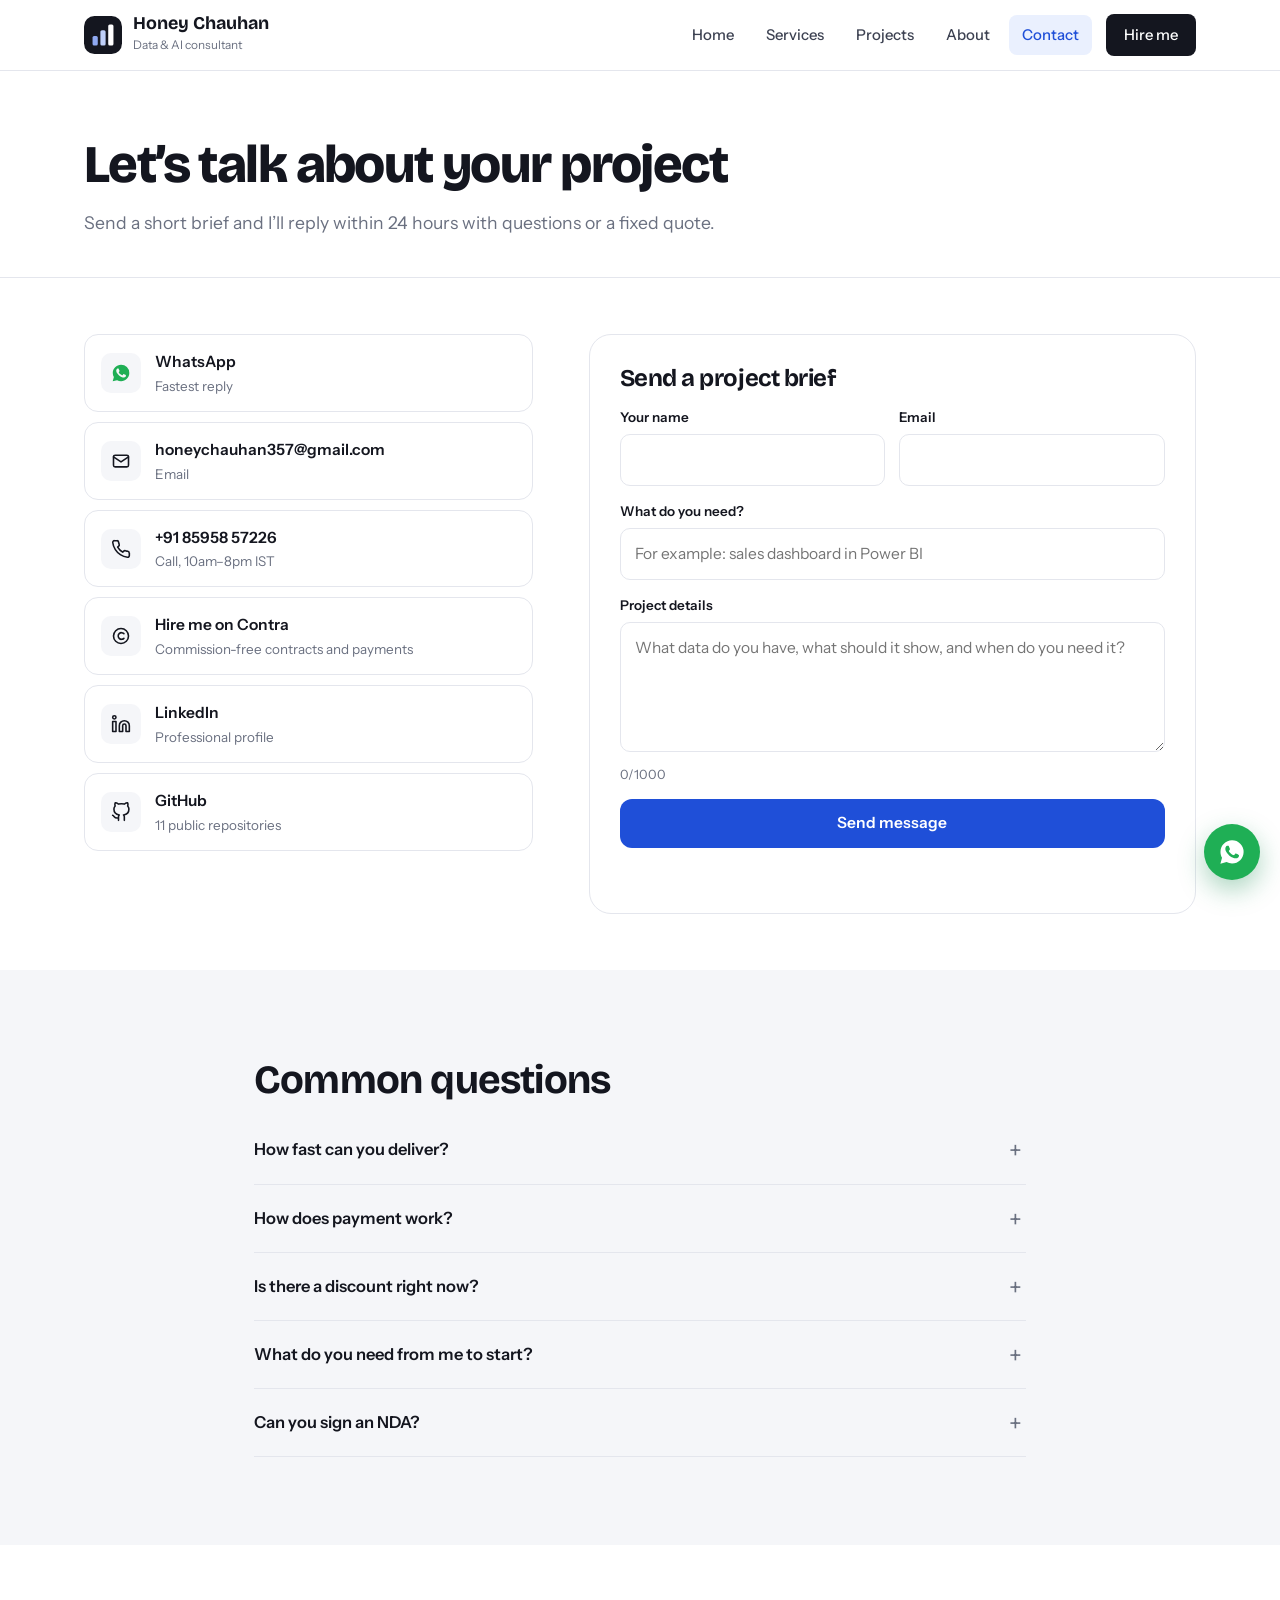
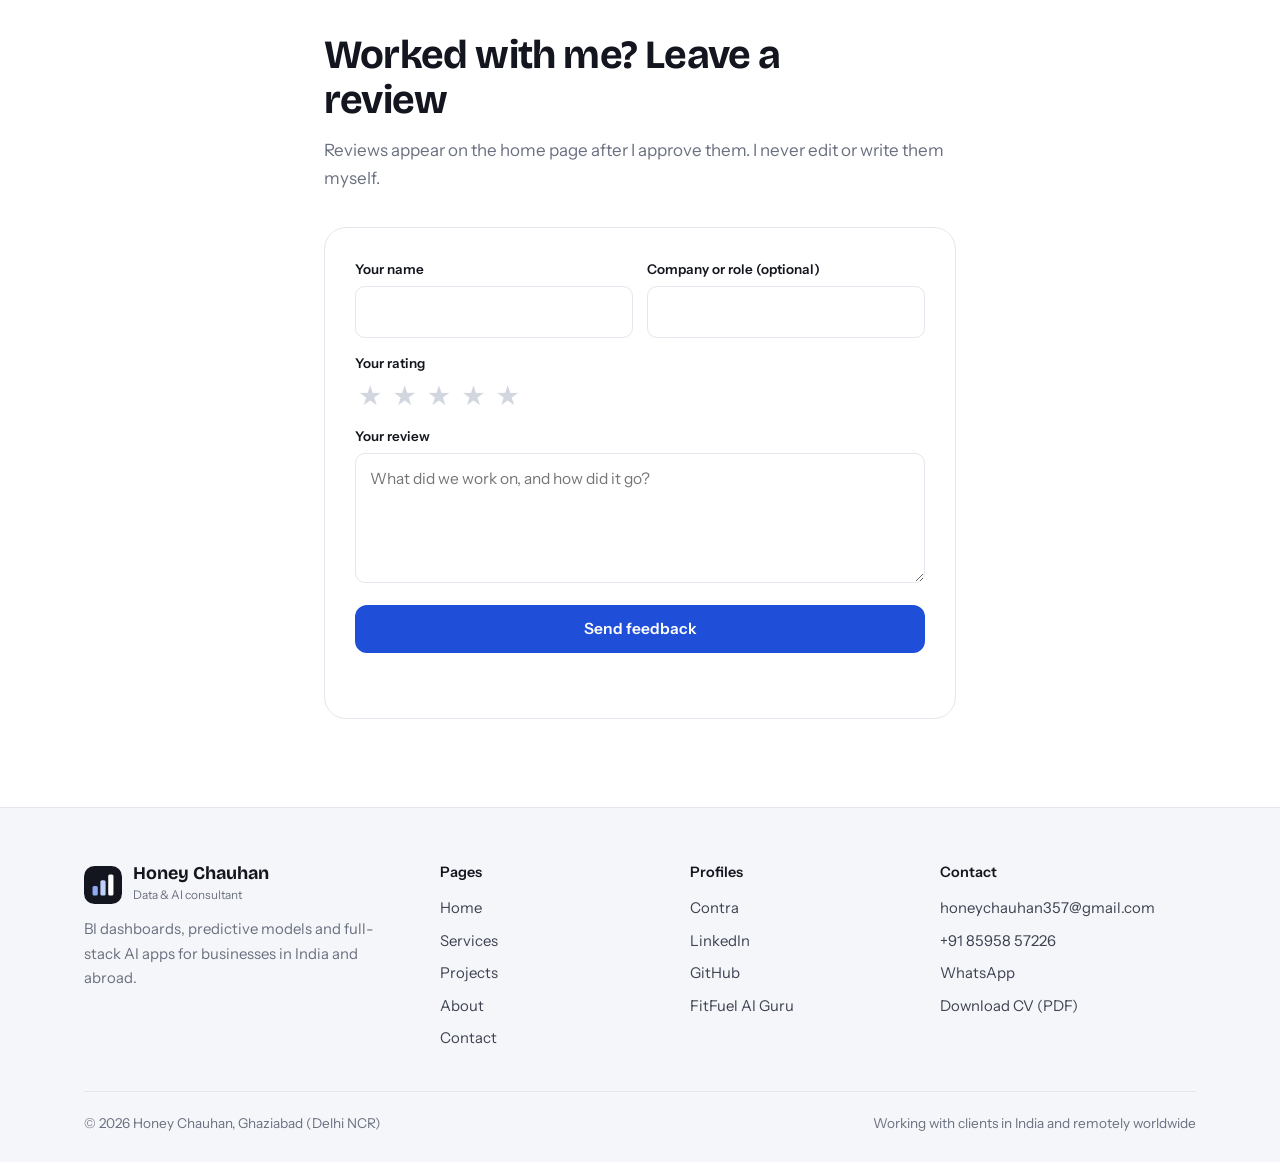
<file: contact.html>
<!DOCTYPE html>
<html lang="en">
<head>
<meta charset="UTF-8">
<meta name="viewport" content="width=device-width,initial-scale=1">
<title>Contact Honey Chauhan</title>
<meta name="description" content="Send a project brief, message on WhatsApp or book a free 15-minute call. Replies within 24 hours.">
<link rel="canonical" href="https://datascientist2004.github.io/Portfolio/contact.html">
<meta property="og:type" content="website">
<meta property="og:site_name" content="Honey Chauhan">
<meta property="og:title" content="Contact Honey Chauhan">
<meta property="og:description" content="Send a project brief, message on WhatsApp or book a free 15-minute call. Replies within 24 hours.">
<meta property="og:url" content="https://datascientist2004.github.io/Portfolio/contact.html">
<meta property="og:image" content="https://datascientist2004.github.io/Portfolio/og-image.png">
<meta property="og:image:width" content="1200">
<meta property="og:image:height" content="630">
<meta name="twitter:card" content="summary_large_image">
<meta name="twitter:image" content="https://datascientist2004.github.io/Portfolio/og-image.png">
<meta name="theme-color" content="#ffffff">
<link rel="icon" href="data:image/svg+xml,%3Csvg xmlns='http://www.w3.org/2000/svg' viewBox='0 0 40 40'%3E%3Crect width='40' height='40' rx='11' fill='%2314161F'/%3E%3Crect x='9' y='21' width='5.5' height='10' rx='1.6' fill='%238FA9F2'/%3E%3Crect x='17.25' y='15' width='5.5' height='16' rx='1.6' fill='%23BFD0FA'/%3E%3Crect x='25.5' y='9' width='5.5' height='22' rx='1.6' fill='white'/%3E%3C/svg%3E">
<link rel="preconnect" href="https://fonts.googleapis.com">
<link rel="preconnect" href="https://fonts.gstatic.com" crossorigin>
<link href="https://fonts.googleapis.com/css2?family=Bricolage+Grotesque:opsz,wght@12..96,600..800&family=Instrument+Sans:wght@400;500;600;700&display=swap" rel="stylesheet">
<link rel="stylesheet" href="style.css?v=3">
</head>
<body>
<header class="site-header">
  <nav class="nav" aria-label="Main">
    <a class="brand" href="index.html" aria-label="Honey Chauhan, home"><svg class="brand-mark" viewBox="0 0 40 40" aria-hidden="true"><rect width="40" height="40" rx="11" fill="#14161F"/><rect x="9" y="21" width="5.5" height="10" rx="1.6" fill="#8FA9F2"/><rect x="17.25" y="15" width="5.5" height="16" rx="1.6" fill="#BFD0FA"/><rect x="25.5" y="9" width="5.5" height="22" rx="1.6" fill="#fff"/></svg><span><span class="brand-name">Honey Chauhan</span><span class="brand-role">Data &amp; AI consultant</span></span></a>
    <button class="nav-toggle" id="navToggle" aria-label="Menu" aria-expanded="false" aria-controls="navLinks"><span></span><span></span><span></span></button>
    <ul class="nav-links" id="navLinks"><li><a href="index.html">Home</a></li><li><a href="services.html">Services</a></li><li><a href="projects.html">Projects</a></li><li><a href="about.html">About</a></li><li><a href="contact.html" aria-current="page">Contact</a></li><li><a class="nav-cta" href="services.html">Hire me</a></li></ul>
  </nav>
</header>
<div class="nav-scrim" id="navScrim"></div>
<main>

<section class="page-head">
  <div class="wrap">
    <h1>Let’s talk about your project</h1>
    <p>Send a short brief and I’ll reply within 24 hours with questions or a fixed quote.</p>
  </div>
</section>
<section class="band tight">
  <div class="wrap contact-grid">
    <div>
      <ul class="channels">
        <li><a href="https://wa.me/918595857226?text=Hi%20Honey%2C%20I%27d%20like%20to%20discuss%20a%20project" target="_blank" rel="noopener noreferrer"><span class="ic" style="color:#1FAF55"><svg viewBox="0 0 24 24" fill="currentColor" aria-hidden="true"><path d="M12.04 2C6.58 2 2.13 6.45 2.13 11.91c0 1.75.46 3.45 1.32 4.95L2.05 22l5.25-1.38a9.9 9.9 0 0 0 4.74 1.21h.01c5.46 0 9.91-4.45 9.91-9.91A9.88 9.88 0 0 0 12.04 2zm5.79 14.04c-.24.68-1.42 1.31-1.95 1.37-.5.06-1.13.08-1.82-.11-.42-.13-.96-.31-1.65-.61-2.9-1.25-4.79-4.17-4.94-4.36-.14-.19-1.18-1.57-1.18-3s.75-2.13 1.02-2.42c.27-.29.58-.36.78-.36h.56c.18 0 .42-.07.66.5.24.58.82 2.01.89 2.15.07.15.12.32.02.51-.1.19-.14.31-.29.48-.14.17-.3.37-.43.5-.14.14-.29.3-.13.59.17.29.74 1.22 1.58 1.97 1.09.97 2 1.27 2.29 1.42.29.14.46.12.63-.07.17-.19.72-.84.91-1.13.19-.29.39-.24.65-.14.27.1 1.68.79 1.97.94.29.14.48.22.55.34.07.12.07.7-.17 1.38z"/></svg></span><span><b>WhatsApp</b><span>Fastest reply</span></span></a></li>
        <li><a href="mailto:honeychauhan357@gmail.com"><span class="ic"><svg viewBox="0 0 24 24" fill="none" stroke="currentColor" stroke-width="1.9" stroke-linecap="round" stroke-linejoin="round" aria-hidden="true"><rect x="3" y="5" width="18" height="14" rx="2"/><path d="M3 7l9 6 9-6"/></svg></span><span><b>honeychauhan357@gmail.com</b><span>Email</span></span></a></li>
        <li><a href="tel:+918595857226"><span class="ic"><svg viewBox="0 0 24 24" fill="none" stroke="currentColor" stroke-width="1.9" stroke-linecap="round" stroke-linejoin="round" aria-hidden="true"><path d="M22 16.9v3a2 2 0 0 1-2.2 2 19.8 19.8 0 0 1-8.6-3.1 19.5 19.5 0 0 1-6-6A19.8 19.8 0 0 1 2.1 4.2 2 2 0 0 1 4.1 2h3a2 2 0 0 1 2 1.7c.1.9.4 1.8.7 2.7a2 2 0 0 1-.5 2.1L8 9.8a16 16 0 0 0 6 6l1.3-1.3a2 2 0 0 1 2.1-.4c.9.3 1.8.6 2.7.7a2 2 0 0 1 1.7 2z"/></svg></span><span><b>+91 85958 57226</b><span>Call, 10am–8pm IST</span></span></a></li>
        <li><a href="https://contra.com/honey_chauhan_ukoz0kjf" target="_blank" rel="noopener noreferrer"><span class="ic"><svg viewBox="0 0 24 24" fill="none" stroke="currentColor" stroke-width="1.9" stroke-linecap="round" stroke-linejoin="round" aria-hidden="true"><circle cx="12" cy="12" r="9"/><path d="M15.5 9.2a4 4 0 1 0 0 5.6"/></svg></span><span><b>Hire me on Contra</b><span>Commission-free contracts and payments</span></span></a></li>
        <li><a href="https://www.linkedin.com/in/honey-chauhan-data-analyst" target="_blank" rel="noopener noreferrer"><span class="ic"><svg viewBox="0 0 24 24" fill="none" stroke="currentColor" stroke-width="1.9" stroke-linecap="round" stroke-linejoin="round" aria-hidden="true"><path d="M16 8a6 6 0 0 1 6 6v7h-4v-7a2 2 0 0 0-4 0v7h-4v-7a6 6 0 0 1 6-6zM2 9h4v12H2z"/><circle cx="4" cy="4" r="2"/></svg></span><span><b>LinkedIn</b><span>Professional profile</span></span></a></li>
        <li><a href="https://github.com/Datascientist2004" target="_blank" rel="noopener noreferrer"><span class="ic"><svg viewBox="0 0 24 24" fill="none" stroke="currentColor" stroke-width="1.9" stroke-linecap="round" stroke-linejoin="round" aria-hidden="true"><path d="M9 19c-5 1.5-5-2.5-7-3m14 6v-3.9a3.4 3.4 0 0 0-.9-2.6c3.1-.3 6.4-1.5 6.4-7A5.4 5.4 0 0 0 20 4.8 5 5 0 0 0 19.9 1S18.7.7 16 2.5a13.4 13.4 0 0 0-7 0C6.3.7 5.1 1 5.1 1A5 5 0 0 0 5 4.8a5.4 5.4 0 0 0-1.5 3.7c0 5.4 3.3 6.6 6.4 7a3.4 3.4 0 0 0-.9 2.6V22"/></svg></span><span><b>GitHub</b><span>11 public repositories</span></span></a></li>
      </ul>
    </div>
    <form class="form-card" id="contactForm" novalidate>
      <h2 class="h2" style="font-size:1.5rem">Send a project brief</h2>
      <div class="form-row">
        <div class="field"><label for="cName">Your name</label><input id="cName" autocomplete="name" maxlength="100" required></div>
        <div class="field"><label for="cEmail">Email</label><input id="cEmail" type="email" autocomplete="email" maxlength="120" required></div>
      </div>
      <div class="field"><label for="cService">What do you need?</label><input id="cService" maxlength="120" placeholder="For example: sales dashboard in Power BI"></div>
      <div class="field"><label for="cMessage">Project details</label><textarea id="cMessage" maxlength="1000" placeholder="What data do you have, what should it show, and when do you need it?" required></textarea><div class="hint" id="cCount">0/1000</div></div>
      <input id="cWebsite" class="hpot" tabindex="-1" autocomplete="off" aria-hidden="true">
      <button class="btn btn-primary btn-block" id="cSubmit" type="submit">Send message</button>
      <p class="form-status" id="cStatus" role="status" aria-live="polite"></p>
    </form>
  </div>
</section>
<section class="band wash">
  <div class="wrap" style="max-width:820px">
    <h2 class="h2">Common questions</h2>
    <div class="faq">
      <details><summary>How fast can you deliver?</summary><p>Most dashboards and small ML projects take 3–7 days. Web and mobile apps take 2–4 weeks depending on scope. Your quote includes an exact date.</p></details>
      <details><summary>How does payment work?</summary><p>50% advance to start and 50% on delivery. Indian clients pay by UPI on the services page; international clients pay by bank transfer, Wise or PayPal.</p></details>
      <details data-offer><summary>Is there a discount right now?</summary><p><span data-offer-name>Independence Day offer</span>: type <span class="code" data-offer-code>INDEPENDENCE20</span> in the payment box on the services page to get <span data-offer-percent>20%</span> off. Without the code, the regular price applies.</p></details>
      <details><summary>What do you need from me to start?</summary><p>Access to your data (Excel, CSV or database), a rough goal, and 15 minutes for a call.</p></details>
      <details><summary>Can you sign an NDA?</summary><p>Yes. I’m happy to sign one before you share any sensitive data.</p></details>
    </div>
  </div>
</section>
<section class="band" id="feedback">
  <div class="wrap" style="max-width:680px">
    <h2 class="h2">Worked with me? Leave a review</h2>
    <p class="lede">Reviews appear on the home page after I approve them. I never edit or write them myself.</p>
    <form class="form-card" id="feedbackForm" novalidate>
      <div class="form-row">
        <div class="field"><label for="fName">Your name</label><input id="fName" autocomplete="name" maxlength="100" required></div>
        <div class="field"><label for="fRole">Company or role (optional)</label><input id="fRole" maxlength="100"></div>
      </div>
      <div class="field"><label id="rateLbl">Your rating</label>
        <div class="stars-input" role="group" aria-labelledby="rateLbl"><button type="button" data-v="1" aria-label="1 star" aria-pressed="false">★</button><button type="button" data-v="2" aria-label="2 stars" aria-pressed="false">★</button><button type="button" data-v="3" aria-label="3 stars" aria-pressed="false">★</button><button type="button" data-v="4" aria-label="4 stars" aria-pressed="false">★</button><button type="button" data-v="5" aria-label="5 stars" aria-pressed="false">★</button></div></div>
      <div class="field"><label for="fMessage">Your review</label><textarea id="fMessage" maxlength="600" placeholder="What did we work on, and how did it go?" required></textarea></div>
      <input id="fWebsite" class="hpot" tabindex="-1" autocomplete="off" aria-hidden="true">
      <button class="btn btn-primary btn-block" id="fSubmit" type="submit">Send feedback</button>
      <p class="form-status" id="fStatus" role="status" aria-live="polite"></p>
    </form>
  </div>
</section>
</main>
<footer class="site-footer">
  <div class="wrap">
    <div class="foot-grid">
      <div><a class="brand" href="index.html"><svg class="brand-mark" viewBox="0 0 40 40" aria-hidden="true"><rect width="40" height="40" rx="11" fill="#14161F"/><rect x="9" y="21" width="5.5" height="10" rx="1.6" fill="#8FA9F2"/><rect x="17.25" y="15" width="5.5" height="16" rx="1.6" fill="#BFD0FA"/><rect x="25.5" y="9" width="5.5" height="22" rx="1.6" fill="#fff"/></svg><span><span class="brand-name">Honey Chauhan</span><span class="brand-role">Data &amp; AI consultant</span></span></a>
        <p>BI dashboards, predictive models and full-stack AI apps for businesses in India and abroad.</p></div>
      <div><h4>Pages</h4><a href="index.html">Home</a><a href="services.html">Services</a><a href="projects.html">Projects</a><a href="about.html">About</a><a href="contact.html">Contact</a></div>
      <div><h4>Profiles</h4><a href="https://contra.com/honey_chauhan_ukoz0kjf" target="_blank" rel="noopener noreferrer">Contra</a><a href="https://www.linkedin.com/in/honey-chauhan-data-analyst" target="_blank" rel="noopener noreferrer">LinkedIn</a><a href="https://github.com/Datascientist2004" target="_blank" rel="noopener noreferrer">GitHub</a><a href="https://fitfuel-ai-guru.lovable.app/" target="_blank" rel="noopener noreferrer">FitFuel AI Guru</a></div>
      <div><h4>Contact</h4><a href="mailto:honeychauhan357@gmail.com">honeychauhan357@gmail.com</a><a href="tel:+918595857226">+91 85958 57226</a><a href="https://wa.me/918595857226" target="_blank" rel="noopener noreferrer">WhatsApp</a><a href="Honey_Chauhan_CV.pdf" download>Download CV (PDF)</a></div>
    </div>
    <div class="foot-bottom"><span>© <span data-year>2026</span> Honey Chauhan, Ghaziabad (Delhi NCR)</span><span>Working with clients in India and remotely worldwide</span></div>
  </div>
</footer>
<a class="wa-float" href="https://wa.me/918595857226?text=Hi%20Honey%2C%20I%20saw%20your%20portfolio" target="_blank" rel="noopener noreferrer" aria-label="Chat on WhatsApp"><svg viewBox="0 0 24 24" fill="currentColor" aria-hidden="true"><path d="M12.04 2C6.58 2 2.13 6.45 2.13 11.91c0 1.75.46 3.45 1.32 4.95L2.05 22l5.25-1.38a9.9 9.9 0 0 0 4.74 1.21h.01c5.46 0 9.91-4.45 9.91-9.91A9.88 9.88 0 0 0 12.04 2zm5.79 14.04c-.24.68-1.42 1.31-1.95 1.37-.5.06-1.13.08-1.82-.11-.42-.13-.96-.31-1.65-.61-2.9-1.25-4.79-4.17-4.94-4.36-.14-.19-1.18-1.57-1.18-3s.75-2.13 1.02-2.42c.27-.29.58-.36.78-.36h.56c.18 0 .42-.07.66.5.24.58.82 2.01.89 2.15.07.15.12.32.02.51-.1.19-.14.31-.29.48-.14.17-.3.37-.43.5-.14.14-.29.3-.13.59.17.29.74 1.22 1.58 1.97 1.09.97 2 1.27 2.29 1.42.29.14.46.12.63-.07.17-.19.72-.84.91-1.13.19-.29.39-.24.65-.14.27.1 1.68.79 1.97.94.29.14.48.22.55.34.07.12.07.7-.17 1.38z"/></svg></a>
<script src="script.js?v=3"></script>
</body>
</html>
</file>
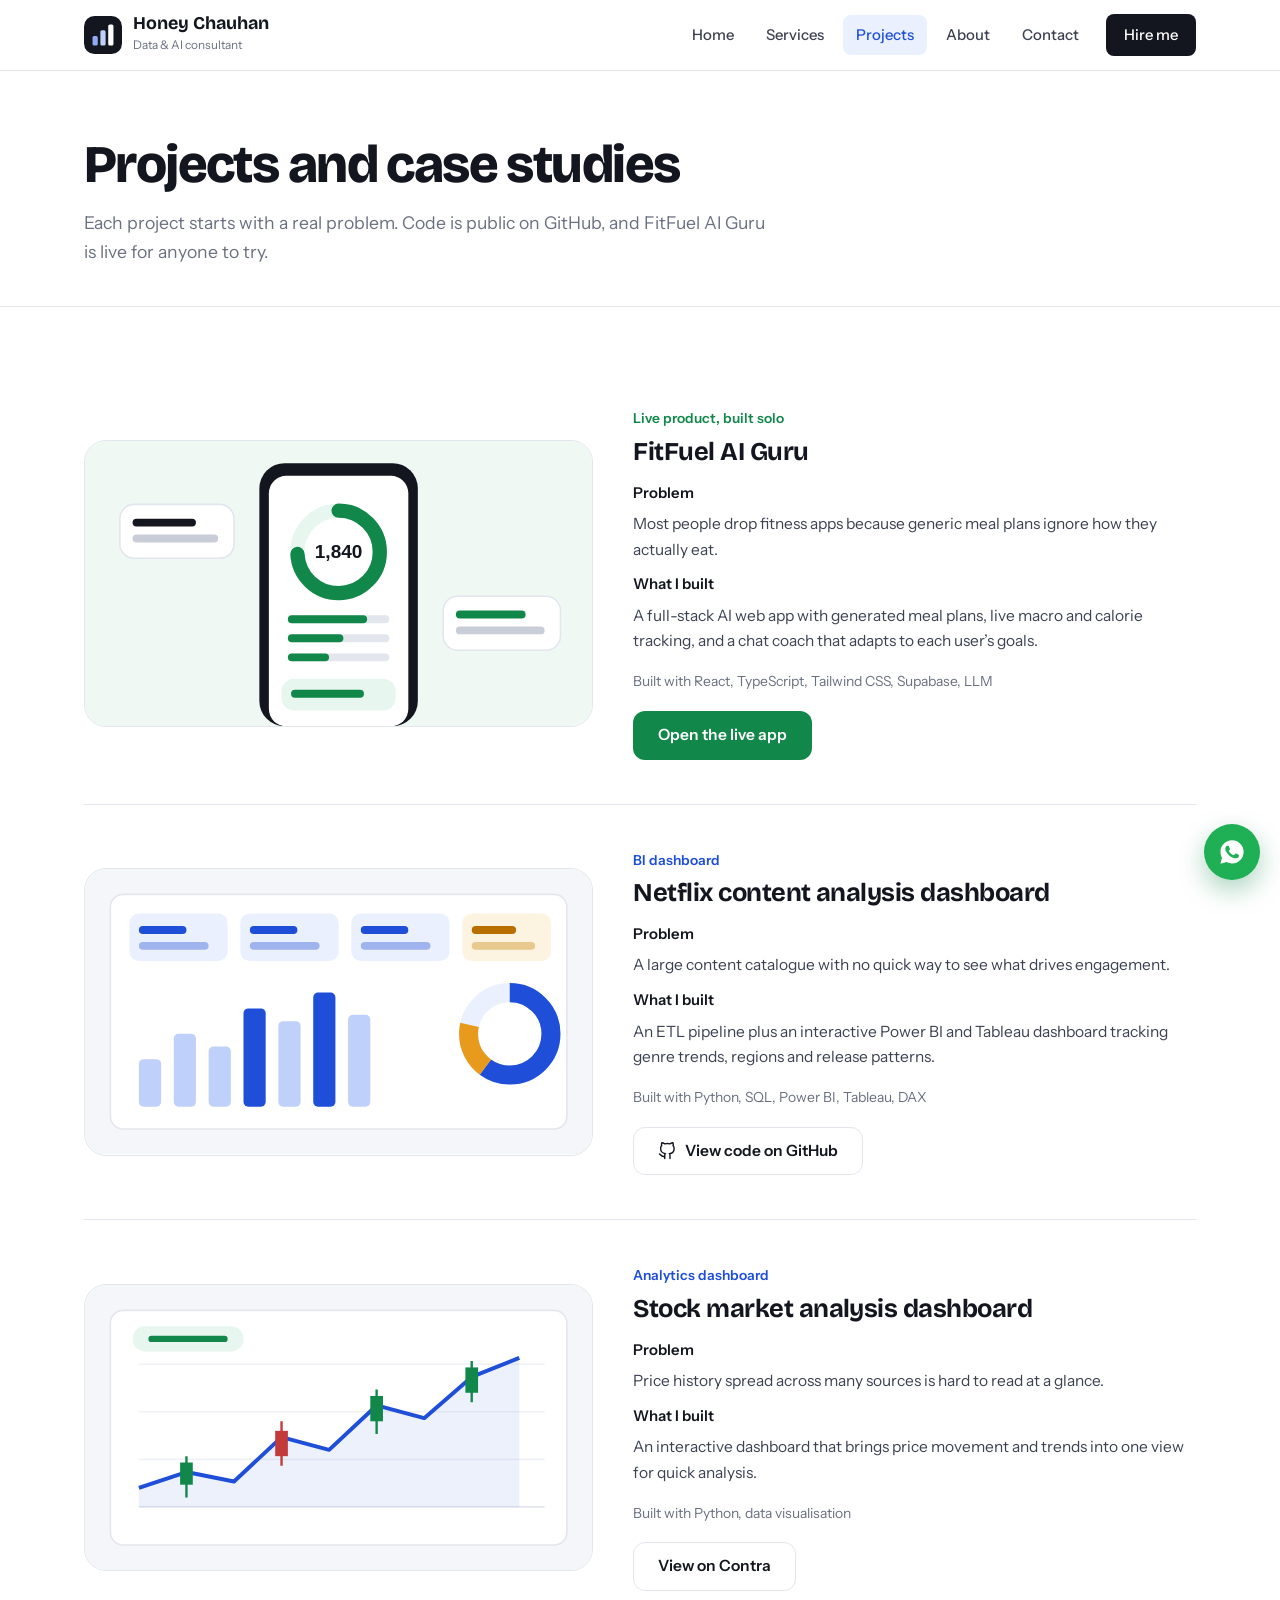
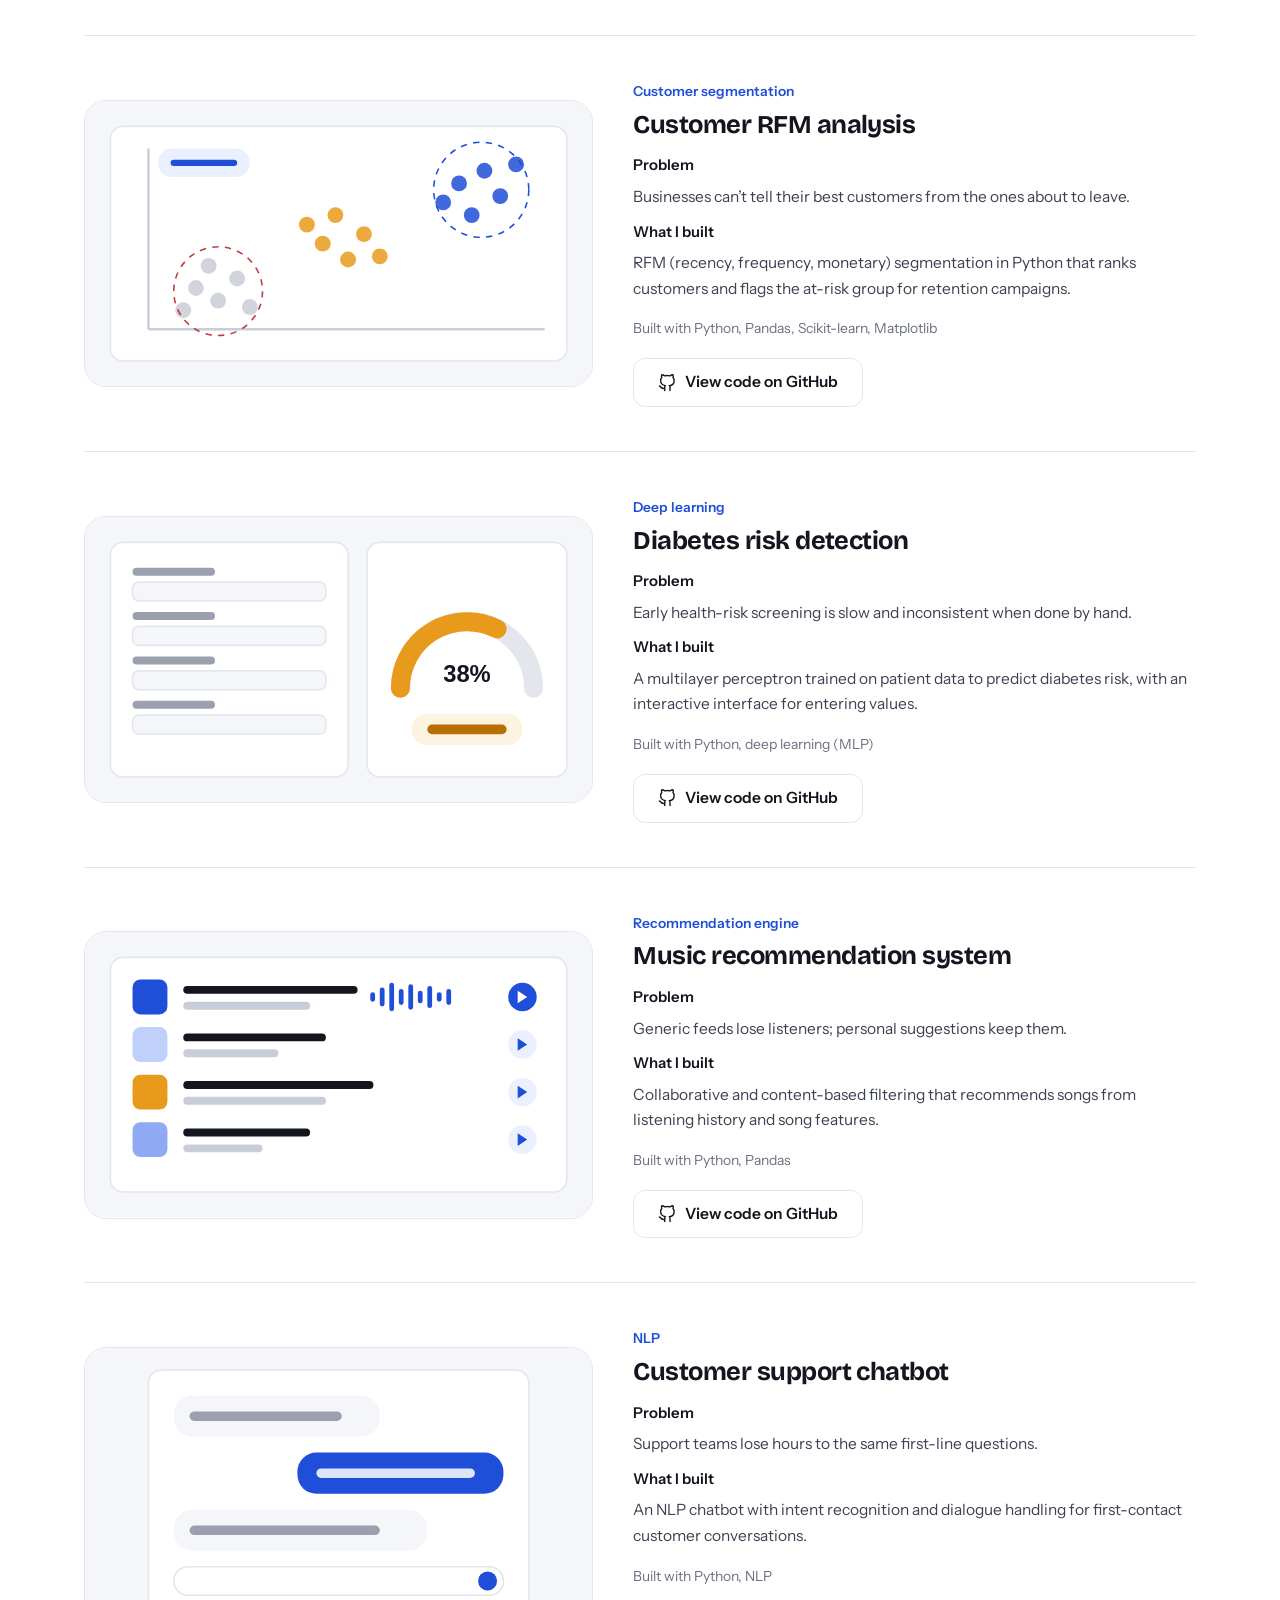
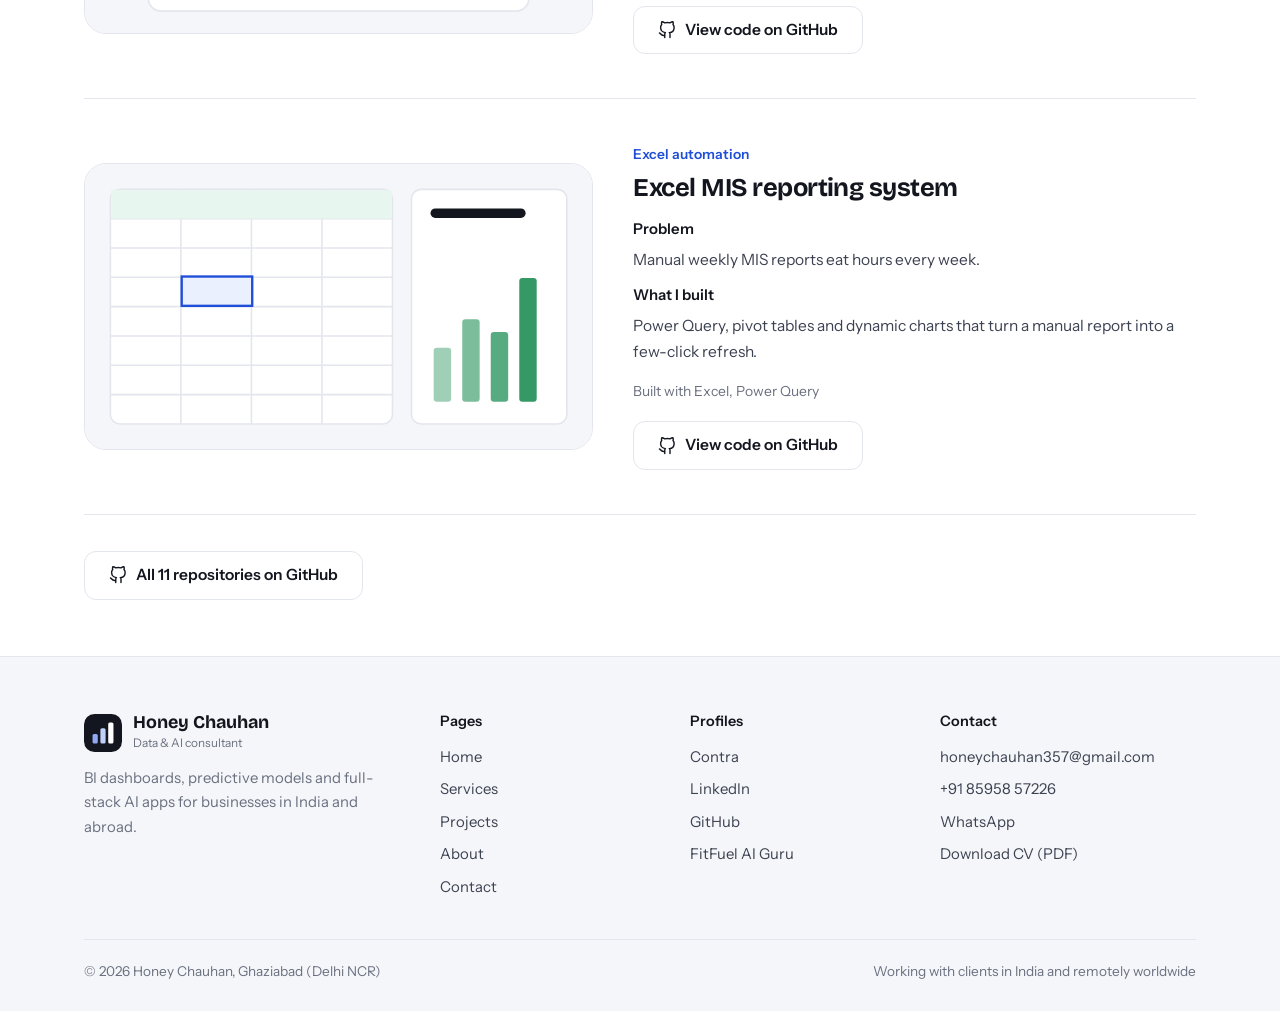
<file: projects.html>
<!DOCTYPE html>
<html lang="en">
<head>
<meta charset="UTF-8">
<meta name="viewport" content="width=device-width,initial-scale=1">
<title>Projects and case studies — Honey Chauhan</title>
<meta name="description" content="Case studies: FitFuel AI Guru, Netflix BI dashboard, stock market dashboard, customer RFM analysis, diabetes risk detection and more.">
<link rel="canonical" href="https://datascientist2004.github.io/Portfolio/projects.html">
<meta property="og:type" content="website">
<meta property="og:site_name" content="Honey Chauhan">
<meta property="og:title" content="Projects and case studies — Honey Chauhan">
<meta property="og:description" content="Case studies: FitFuel AI Guru, Netflix BI dashboard, stock market dashboard, customer RFM analysis, diabetes risk detection and more.">
<meta property="og:url" content="https://datascientist2004.github.io/Portfolio/projects.html">
<meta property="og:image" content="https://datascientist2004.github.io/Portfolio/og-image.png">
<meta property="og:image:width" content="1200">
<meta property="og:image:height" content="630">
<meta name="twitter:card" content="summary_large_image">
<meta name="twitter:image" content="https://datascientist2004.github.io/Portfolio/og-image.png">
<meta name="theme-color" content="#ffffff">
<link rel="icon" href="data:image/svg+xml,%3Csvg xmlns='http://www.w3.org/2000/svg' viewBox='0 0 40 40'%3E%3Crect width='40' height='40' rx='11' fill='%2314161F'/%3E%3Crect x='9' y='21' width='5.5' height='10' rx='1.6' fill='%238FA9F2'/%3E%3Crect x='17.25' y='15' width='5.5' height='16' rx='1.6' fill='%23BFD0FA'/%3E%3Crect x='25.5' y='9' width='5.5' height='22' rx='1.6' fill='white'/%3E%3C/svg%3E">
<link rel="preconnect" href="https://fonts.googleapis.com">
<link rel="preconnect" href="https://fonts.gstatic.com" crossorigin>
<link href="https://fonts.googleapis.com/css2?family=Bricolage+Grotesque:opsz,wght@12..96,600..800&family=Instrument+Sans:wght@400;500;600;700&display=swap" rel="stylesheet">
<link rel="stylesheet" href="style.css?v=3">
</head>
<body>
<header class="site-header">
  <nav class="nav" aria-label="Main">
    <a class="brand" href="index.html" aria-label="Honey Chauhan, home"><svg class="brand-mark" viewBox="0 0 40 40" aria-hidden="true"><rect width="40" height="40" rx="11" fill="#14161F"/><rect x="9" y="21" width="5.5" height="10" rx="1.6" fill="#8FA9F2"/><rect x="17.25" y="15" width="5.5" height="16" rx="1.6" fill="#BFD0FA"/><rect x="25.5" y="9" width="5.5" height="22" rx="1.6" fill="#fff"/></svg><span><span class="brand-name">Honey Chauhan</span><span class="brand-role">Data &amp; AI consultant</span></span></a>
    <button class="nav-toggle" id="navToggle" aria-label="Menu" aria-expanded="false" aria-controls="navLinks"><span></span><span></span><span></span></button>
    <ul class="nav-links" id="navLinks"><li><a href="index.html">Home</a></li><li><a href="services.html">Services</a></li><li><a href="projects.html" aria-current="page">Projects</a></li><li><a href="about.html">About</a></li><li><a href="contact.html">Contact</a></li><li><a class="nav-cta" href="services.html">Hire me</a></li></ul>
  </nav>
</header>
<div class="nav-scrim" id="navScrim"></div>
<main>

<section class="page-head">
  <div class="wrap">
    <h1>Projects and case studies</h1>
    <p>Each project starts with a real problem. Code is public on GitHub, and FitFuel AI Guru is live for anyone to try.</p>
  </div>
</section>
<section class="band tight">
  <div class="wrap">
    <article class="case featured" id="fitfuel">
      <div class="shot-lg"><svg viewBox="0 0 320 180" role="img" xmlns="http://www.w3.org/2000/svg"><rect width="320" height="180" fill="#F0F8F3"/><rect x="110" y="14" width="100" height="166" rx="16" fill="#14161F"/><rect x="116" y="22" width="88" height="158" rx="11" fill="#fff"/><circle cx="160" cy="70" r="26" fill="none" stroke="#E7F6EE" stroke-width="9"/><circle cx="160" cy="70" r="26" fill="none" stroke="#11884A" stroke-width="9" stroke-dasharray="121 163" stroke-linecap="round" transform="rotate(-90 160 70)"/><text x="160" y="74" text-anchor="middle" font-family="sans-serif" font-size="12" font-weight="700" fill="#14161F">1,840</text><rect x="128" y="110" width="64" height="5" rx="2.5" fill="#E4E6ED"/><rect x="128" y="110" width="50" height="5" rx="2.5" fill="#11884A"/><rect x="128" y="122" width="64" height="5" rx="2.5" fill="#E4E6ED"/><rect x="128" y="122" width="35" height="5" rx="2.5" fill="#11884A"/><rect x="128" y="134" width="64" height="5" rx="2.5" fill="#E4E6ED"/><rect x="128" y="134" width="26" height="5" rx="2.5" fill="#11884A"/><rect x="124" y="150" width="72" height="20" rx="8" fill="#E7F6EE"/><rect x="130" y="157" width="46" height="5" rx="2.5" fill="#11884A"/><rect x="22" y="40" width="72" height="34" rx="9" fill="#fff" stroke="#E4E6ED"/><rect x="30" y="49" width="40" height="5" rx="2.5" fill="#14161F"/><rect x="30" y="59" width="54" height="5" rx="2.5" fill="#C9CDD8"/><rect x="226" y="98" width="74" height="34" rx="9" fill="#fff" stroke="#E4E6ED"/><rect x="234" y="107" width="44" height="5" rx="2.5" fill="#11884A"/><rect x="234" y="117" width="56" height="5" rx="2.5" fill="#C9CDD8"/></svg></div>
      <div>
        <p class="kind">Live product, built solo</p>
        <h2>FitFuel AI Guru</h2>
        <dl><dt>Problem</dt><dd>Most people drop fitness apps because generic meal plans ignore how they actually eat.</dd><dt>What I built</dt><dd>A full-stack AI web app with generated meal plans, live macro and calorie tracking, and a chat coach that adapts to each user’s goals.</dd></dl>
        <p class="stack">Built with React, TypeScript, Tailwind CSS, Supabase, LLM</p>
        <div class="links"><a class="btn btn-green" href="https://fitfuel-ai-guru.lovable.app/" target="_blank" rel="noopener noreferrer">Open the live app</a></div>
      </div>
    </article>
    <article class="case" id="netflix">
      <div class="shot-lg"><svg viewBox="0 0 320 180" role="img" xmlns="http://www.w3.org/2000/svg"><rect width="320" height="180" fill="#F5F6F9"/><rect x="16" y="16" width="288" height="148" rx="8" fill="#fff" stroke="#E4E6ED"/><rect x="28" y="28" width="62" height="30" rx="6" fill="#EAF0FE"/><rect x="98" y="28" width="62" height="30" rx="6" fill="#EAF0FE"/><rect x="168" y="28" width="62" height="30" rx="6" fill="#EAF0FE"/><rect x="34" y="36" width="30" height="5" rx="2.5" fill="#1F4FD8"/><rect x="34" y="46" width="44" height="5" rx="2.5" fill="#9FB4EE"/><rect x="104" y="36" width="30" height="5" rx="2.5" fill="#1F4FD8"/><rect x="104" y="46" width="44" height="5" rx="2.5" fill="#9FB4EE"/><rect x="174" y="36" width="30" height="5" rx="2.5" fill="#1F4FD8"/><rect x="174" y="46" width="44" height="5" rx="2.5" fill="#9FB4EE"/><rect x="34" y="120" width="14" height="30" rx="3" fill="#BFD0FA"/><rect x="56" y="104" width="14" height="46" rx="3" fill="#BFD0FA"/><rect x="78" y="112" width="14" height="38" rx="3" fill="#BFD0FA"/><rect x="100" y="88" width="14" height="62" rx="3" fill="#1F4FD8"/><rect x="122" y="96" width="14" height="54" rx="3" fill="#BFD0FA"/><rect x="144" y="78" width="14" height="72" rx="3" fill="#1F4FD8"/><rect x="166" y="92" width="14" height="58" rx="3" fill="#BFD0FA"/><circle cx="268" cy="104" r="26" fill="none" stroke="#EAF0FE" stroke-width="12"/><circle cx="268" cy="104" r="26" fill="none" stroke="#1F4FD8" stroke-width="12" stroke-dasharray="98 163" transform="rotate(-90 268 104)"/><circle cx="268" cy="104" r="26" fill="none" stroke="#E89A1C" stroke-width="12" stroke-dasharray="30 163" stroke-dashoffset="-98" transform="rotate(-90 268 104)"/><rect x="238" y="28" width="56" height="30" rx="6" fill="#FDF3E1"/><rect x="244" y="36" width="28" height="5" rx="2.5" fill="#B86E00"/><rect x="244" y="46" width="40" height="5" rx="2.5" fill="#E8C98E"/></svg></div>
      <div>
        <p class="kind">BI dashboard</p>
        <h2>Netflix content analysis dashboard</h2>
        <dl><dt>Problem</dt><dd>A large content catalogue with no quick way to see what drives engagement.</dd><dt>What I built</dt><dd>An ETL pipeline plus an interactive Power BI and Tableau dashboard tracking genre trends, regions and release patterns.</dd></dl>
        <p class="stack">Built with Python, SQL, Power BI, Tableau, DAX</p>
        <div class="links"><a class="btn btn-ghost" href="https://github.com/Datascientist2004/Netflix-Content-Analysis-PowerBI" target="_blank" rel="noopener noreferrer"><svg viewBox="0 0 24 24" fill="none" stroke="currentColor" stroke-width="1.9" stroke-linecap="round" stroke-linejoin="round" aria-hidden="true"><path d="M9 19c-5 1.5-5-2.5-7-3m14 6v-3.9a3.4 3.4 0 0 0-.9-2.6c3.1-.3 6.4-1.5 6.4-7A5.4 5.4 0 0 0 20 4.8 5 5 0 0 0 19.9 1S18.7.7 16 2.5a13.4 13.4 0 0 0-7 0C6.3.7 5.1 1 5.1 1A5 5 0 0 0 5 4.8a5.4 5.4 0 0 0-1.5 3.7c0 5.4 3.3 6.6 6.4 7a3.4 3.4 0 0 0-.9 2.6V22"/></svg>View code on GitHub</a></div>
      </div>
    </article>
    <article class="case" id="stock">
      <div class="shot-lg"><svg viewBox="0 0 320 180" role="img" xmlns="http://www.w3.org/2000/svg"><rect width="320" height="180" fill="#F5F6F9"/><rect x="16" y="16" width="288" height="148" rx="8" fill="#fff" stroke="#E4E6ED"/><path d="M34 140H290" stroke="#E4E6ED"/><path d="M34 110H290M34 80H290M34 50H290" stroke="#F0F1F5"/><path d="M34 128L64 118L94 124L124 96L154 104L184 76L214 84L244 58L274 46" fill="none" stroke="#1F4FD8" stroke-width="2.5" stroke-linejoin="round"/><path d="M34 128L64 118L94 124L124 96L154 104L184 76L214 84L244 58L274 46V140H34z" fill="#1F4FD8" opacity=".08"/><path d="M64 108V134" stroke="#11884A" stroke-width="1.5"/><rect x="60" y="112" width="8" height="14" fill="#11884A"/><path d="M124 86V114" stroke="#C23A3A" stroke-width="1.5"/><rect x="120" y="92" width="8" height="16" fill="#C23A3A"/><path d="M184 66V94" stroke="#11884A" stroke-width="1.5"/><rect x="180" y="70" width="8" height="16" fill="#11884A"/><path d="M244 48V74" stroke="#11884A" stroke-width="1.5"/><rect x="240" y="52" width="8" height="16" fill="#11884A"/><rect x="30" y="26" width="70" height="16" rx="8" fill="#E7F6EE"/><rect x="40" y="32" width="50" height="4" rx="2" fill="#11884A"/></svg></div>
      <div>
        <p class="kind">Analytics dashboard</p>
        <h2>Stock market analysis dashboard</h2>
        <dl><dt>Problem</dt><dd>Price history spread across many sources is hard to read at a glance.</dd><dt>What I built</dt><dd>An interactive dashboard that brings price movement and trends into one view for quick analysis.</dd></dl>
        <p class="stack">Built with Python, data visualisation</p>
        <div class="links"><a class="btn btn-ghost" href="https://contra.com/honey_chauhan_ukoz0kjf" target="_blank" rel="noopener noreferrer">View on Contra</a></div>
      </div>
    </article>
    <article class="case" id="rfm">
      <div class="shot-lg"><svg viewBox="0 0 320 180" role="img" xmlns="http://www.w3.org/2000/svg"><rect width="320" height="180" fill="#F5F6F9"/><rect x="16" y="16" width="288" height="148" rx="8" fill="#fff" stroke="#E4E6ED"/><path d="M40 144H290M40 144V30" stroke="#C9CDD8" stroke-width="1.5"/><circle cx="70" cy="118" r="5" fill="#C9CDD8" opacity=".85"/><circle cx="84" cy="126" r="5" fill="#C9CDD8" opacity=".85"/><circle cx="96" cy="112" r="5" fill="#C9CDD8" opacity=".85"/><circle cx="78" cy="104" r="5" fill="#C9CDD8" opacity=".85"/><circle cx="104" cy="130" r="5" fill="#C9CDD8" opacity=".85"/><circle cx="62" cy="132" r="5" fill="#C9CDD8" opacity=".85"/><circle cx="150" cy="90" r="5" fill="#E89A1C" opacity=".85"/><circle cx="166" cy="100" r="5" fill="#E89A1C" opacity=".85"/><circle cx="140" cy="78" r="5" fill="#E89A1C" opacity=".85"/><circle cx="176" cy="84" r="5" fill="#E89A1C" opacity=".85"/><circle cx="158" cy="72" r="5" fill="#E89A1C" opacity=".85"/><circle cx="186" cy="98" r="5" fill="#E89A1C" opacity=".85"/><circle cx="236" cy="52" r="5" fill="#1F4FD8" opacity=".85"/><circle cx="252" cy="44" r="5" fill="#1F4FD8" opacity=".85"/><circle cx="226" cy="64" r="5" fill="#1F4FD8" opacity=".85"/><circle cx="262" cy="60" r="5" fill="#1F4FD8" opacity=".85"/><circle cx="244" cy="72" r="5" fill="#1F4FD8" opacity=".85"/><circle cx="272" cy="40" r="5" fill="#1F4FD8" opacity=".85"/><circle cx="250" cy="56" r="30" fill="none" stroke="#1F4FD8" stroke-dasharray="4 4"/><circle cx="84" cy="120" r="28" fill="none" stroke="#C23A3A" stroke-dasharray="4 4"/><rect x="46" y="30" width="58" height="18" rx="9" fill="#EAF0FE"/><rect x="54" y="37" width="42" height="4" rx="2" fill="#1F4FD8"/></svg></div>
      <div>
        <p class="kind">Customer segmentation</p>
        <h2>Customer RFM analysis</h2>
        <dl><dt>Problem</dt><dd>Businesses can’t tell their best customers from the ones about to leave.</dd><dt>What I built</dt><dd>RFM (recency, frequency, monetary) segmentation in Python that ranks customers and flags the at-risk group for retention campaigns.</dd></dl>
        <p class="stack">Built with Python, Pandas, Scikit-learn, Matplotlib</p>
        <div class="links"><a class="btn btn-ghost" href="https://github.com/Datascientist2004/Customer-RFM-Analysis" target="_blank" rel="noopener noreferrer"><svg viewBox="0 0 24 24" fill="none" stroke="currentColor" stroke-width="1.9" stroke-linecap="round" stroke-linejoin="round" aria-hidden="true"><path d="M9 19c-5 1.5-5-2.5-7-3m14 6v-3.9a3.4 3.4 0 0 0-.9-2.6c3.1-.3 6.4-1.5 6.4-7A5.4 5.4 0 0 0 20 4.8 5 5 0 0 0 19.9 1S18.7.7 16 2.5a13.4 13.4 0 0 0-7 0C6.3.7 5.1 1 5.1 1A5 5 0 0 0 5 4.8a5.4 5.4 0 0 0-1.5 3.7c0 5.4 3.3 6.6 6.4 7a3.4 3.4 0 0 0-.9 2.6V22"/></svg>View code on GitHub</a></div>
      </div>
    </article>
    <article class="case" id="diabetes">
      <div class="shot-lg"><svg viewBox="0 0 320 180" role="img" xmlns="http://www.w3.org/2000/svg"><rect width="320" height="180" fill="#F5F6F9"/><rect x="16" y="16" width="150" height="148" rx="8" fill="#fff" stroke="#E4E6ED"/><rect x="30" y="32" width="52" height="5" rx="2.5" fill="#9AA0AE"/><rect x="30" y="41" width="122" height="12" rx="4" fill="#F5F6F9" stroke="#E4E6ED"/><rect x="30" y="60" width="52" height="5" rx="2.5" fill="#9AA0AE"/><rect x="30" y="69" width="122" height="12" rx="4" fill="#F5F6F9" stroke="#E4E6ED"/><rect x="30" y="88" width="52" height="5" rx="2.5" fill="#9AA0AE"/><rect x="30" y="97" width="122" height="12" rx="4" fill="#F5F6F9" stroke="#E4E6ED"/><rect x="30" y="116" width="52" height="5" rx="2.5" fill="#9AA0AE"/><rect x="30" y="125" width="122" height="12" rx="4" fill="#F5F6F9" stroke="#E4E6ED"/><rect x="178" y="16" width="126" height="148" rx="8" fill="#fff" stroke="#E4E6ED"/><path d="M199 108a42 42 0 0 1 84 0" fill="none" stroke="#E4E6ED" stroke-width="12" stroke-linecap="round"/><path d="M199 108a42 42 0 0 1 61-37.4" fill="none" stroke="#E89A1C" stroke-width="12" stroke-linecap="round"/><text x="241" y="104" text-anchor="middle" font-family="sans-serif" font-size="15" font-weight="700" fill="#14161F">38%</text><rect x="206" y="124" width="70" height="20" rx="10" fill="#FDF3E1"/><rect x="216" y="131" width="50" height="6" rx="3" fill="#B86E00"/></svg></div>
      <div>
        <p class="kind">Deep learning</p>
        <h2>Diabetes risk detection</h2>
        <dl><dt>Problem</dt><dd>Early health-risk screening is slow and inconsistent when done by hand.</dd><dt>What I built</dt><dd>A multilayer perceptron trained on patient data to predict diabetes risk, with an interactive interface for entering values.</dd></dl>
        <p class="stack">Built with Python, deep learning (MLP)</p>
        <div class="links"><a class="btn btn-ghost" href="https://github.com/Datascientist2004/Diabaties-detection" target="_blank" rel="noopener noreferrer"><svg viewBox="0 0 24 24" fill="none" stroke="currentColor" stroke-width="1.9" stroke-linecap="round" stroke-linejoin="round" aria-hidden="true"><path d="M9 19c-5 1.5-5-2.5-7-3m14 6v-3.9a3.4 3.4 0 0 0-.9-2.6c3.1-.3 6.4-1.5 6.4-7A5.4 5.4 0 0 0 20 4.8 5 5 0 0 0 19.9 1S18.7.7 16 2.5a13.4 13.4 0 0 0-7 0C6.3.7 5.1 1 5.1 1A5 5 0 0 0 5 4.8a5.4 5.4 0 0 0-1.5 3.7c0 5.4 3.3 6.6 6.4 7a3.4 3.4 0 0 0-.9 2.6V22"/></svg>View code on GitHub</a></div>
      </div>
    </article>
    <article class="case" id="music">
      <div class="shot-lg"><svg viewBox="0 0 320 180" role="img" xmlns="http://www.w3.org/2000/svg"><rect width="320" height="180" fill="#F5F6F9"/><rect x="16" y="16" width="288" height="148" rx="8" fill="#fff" stroke="#E4E6ED"/><rect x="30" y="30" width="22" height="22" rx="5" fill="#1F4FD8"/><rect x="62" y="34" width="110" height="5" rx="2.5" fill="#14161F"/><rect x="62" y="44" width="80" height="5" rx="2.5" fill="#C9CDD8"/><circle cx="276" cy="41" r="9" fill="#1F4FD8"/><path d="M273 37v8l6-4z" fill="#fff"/><rect x="30" y="60" width="22" height="22" rx="5" fill="#BFD0FA"/><rect x="62" y="64" width="90" height="5" rx="2.5" fill="#14161F"/><rect x="62" y="74" width="60" height="5" rx="2.5" fill="#C9CDD8"/><circle cx="276" cy="71" r="9" fill="#EAF0FE"/><path d="M273 67v8l6-4z" fill="#1F4FD8"/><rect x="30" y="90" width="22" height="22" rx="5" fill="#E89A1C"/><rect x="62" y="94" width="120" height="5" rx="2.5" fill="#14161F"/><rect x="62" y="104" width="90" height="5" rx="2.5" fill="#C9CDD8"/><circle cx="276" cy="101" r="9" fill="#EAF0FE"/><path d="M273 97v8l6-4z" fill="#1F4FD8"/><rect x="30" y="120" width="22" height="22" rx="5" fill="#8FA9F2"/><rect x="62" y="124" width="80" height="5" rx="2.5" fill="#14161F"/><rect x="62" y="134" width="50" height="5" rx="2.5" fill="#C9CDD8"/><circle cx="276" cy="131" r="9" fill="#EAF0FE"/><path d="M273 127v8l6-4z" fill="#1F4FD8"/><rect x="180" y="38.0" width="3" height="6" rx="1.5" fill="#1F4FD8"/><rect x="186" y="35.0" width="3" height="12" rx="1.5" fill="#1F4FD8"/><rect x="192" y="32.0" width="3" height="18" rx="1.5" fill="#1F4FD8"/><rect x="198" y="36.0" width="3" height="10" rx="1.5" fill="#1F4FD8"/><rect x="204" y="33.0" width="3" height="16" rx="1.5" fill="#1F4FD8"/><rect x="210" y="37.0" width="3" height="8" rx="1.5" fill="#1F4FD8"/><rect x="216" y="34.0" width="3" height="14" rx="1.5" fill="#1F4FD8"/><rect x="222" y="38.0" width="3" height="6" rx="1.5" fill="#1F4FD8"/><rect x="228" y="36.0" width="3" height="10" rx="1.5" fill="#1F4FD8"/></svg></div>
      <div>
        <p class="kind">Recommendation engine</p>
        <h2>Music recommendation system</h2>
        <dl><dt>Problem</dt><dd>Generic feeds lose listeners; personal suggestions keep them.</dd><dt>What I built</dt><dd>Collaborative and content-based filtering that recommends songs from listening history and song features.</dd></dl>
        <p class="stack">Built with Python, Pandas</p>
        <div class="links"><a class="btn btn-ghost" href="https://github.com/Datascientist2004/Music-recommendation-system" target="_blank" rel="noopener noreferrer"><svg viewBox="0 0 24 24" fill="none" stroke="currentColor" stroke-width="1.9" stroke-linecap="round" stroke-linejoin="round" aria-hidden="true"><path d="M9 19c-5 1.5-5-2.5-7-3m14 6v-3.9a3.4 3.4 0 0 0-.9-2.6c3.1-.3 6.4-1.5 6.4-7A5.4 5.4 0 0 0 20 4.8 5 5 0 0 0 19.9 1S18.7.7 16 2.5a13.4 13.4 0 0 0-7 0C6.3.7 5.1 1 5.1 1A5 5 0 0 0 5 4.8a5.4 5.4 0 0 0-1.5 3.7c0 5.4 3.3 6.6 6.4 7a3.4 3.4 0 0 0-.9 2.6V22"/></svg>View code on GitHub</a></div>
      </div>
    </article>
    <article class="case" id="chatbot">
      <div class="shot-lg"><svg viewBox="0 0 320 180" role="img" xmlns="http://www.w3.org/2000/svg"><rect width="320" height="180" fill="#F5F6F9"/><rect x="40" y="14" width="240" height="152" rx="8" fill="#fff" stroke="#E4E6ED"/><rect x="56" y="30" width="130" height="26" rx="12" fill="#F5F6F9"/><rect x="66" y="40" width="96" height="6" rx="3" fill="#9AA0AE"/><rect x="134" y="66" width="130" height="26" rx="12" fill="#1F4FD8"/><rect x="146" y="76" width="100" height="6" rx="3" fill="#fff" opacity=".85"/><rect x="56" y="102" width="160" height="26" rx="12" fill="#F5F6F9"/><rect x="66" y="112" width="120" height="6" rx="3" fill="#9AA0AE"/><rect x="56" y="138" width="208" height="18" rx="9" fill="#fff" stroke="#E4E6ED"/><circle cx="254" cy="147" r="6" fill="#1F4FD8"/></svg></div>
      <div>
        <p class="kind">NLP</p>
        <h2>Customer support chatbot</h2>
        <dl><dt>Problem</dt><dd>Support teams lose hours to the same first-line questions.</dd><dt>What I built</dt><dd>An NLP chatbot with intent recognition and dialogue handling for first-contact customer conversations.</dd></dl>
        <p class="stack">Built with Python, NLP</p>
        <div class="links"><a class="btn btn-ghost" href="https://github.com/Datascientist2004/Inuit-Chatbot-Assignment" target="_blank" rel="noopener noreferrer"><svg viewBox="0 0 24 24" fill="none" stroke="currentColor" stroke-width="1.9" stroke-linecap="round" stroke-linejoin="round" aria-hidden="true"><path d="M9 19c-5 1.5-5-2.5-7-3m14 6v-3.9a3.4 3.4 0 0 0-.9-2.6c3.1-.3 6.4-1.5 6.4-7A5.4 5.4 0 0 0 20 4.8 5 5 0 0 0 19.9 1S18.7.7 16 2.5a13.4 13.4 0 0 0-7 0C6.3.7 5.1 1 5.1 1A5 5 0 0 0 5 4.8a5.4 5.4 0 0 0-1.5 3.7c0 5.4 3.3 6.6 6.4 7a3.4 3.4 0 0 0-.9 2.6V22"/></svg>View code on GitHub</a></div>
      </div>
    </article>
    <article class="case" id="excel">
      <div class="shot-lg"><svg viewBox="0 0 320 180" role="img" xmlns="http://www.w3.org/2000/svg"><rect width="320" height="180" fill="#F5F6F9"/><rect x="16" y="16" width="178" height="148" rx="6" fill="#fff" stroke="#E4E6ED"/><line x1="16" y1="34.5" x2="194" y2="34.5" stroke="#E4E6ED"/><line x1="16" y1="53.0" x2="194" y2="53.0" stroke="#E4E6ED"/><line x1="16" y1="71.5" x2="194" y2="71.5" stroke="#E4E6ED"/><line x1="16" y1="90.0" x2="194" y2="90.0" stroke="#E4E6ED"/><line x1="16" y1="108.5" x2="194" y2="108.5" stroke="#E4E6ED"/><line x1="16" y1="127.0" x2="194" y2="127.0" stroke="#E4E6ED"/><line x1="16" y1="145.5" x2="194" y2="145.5" stroke="#E4E6ED"/><line x1="60.5" y1="16" x2="60.5" y2="164" stroke="#E4E6ED"/><line x1="105.0" y1="16" x2="105.0" y2="164" stroke="#E4E6ED"/><line x1="149.5" y1="16" x2="149.5" y2="164" stroke="#E4E6ED"/><rect x="16.5" y="16.5" width="177" height="18" fill="#E7F6EE"/><rect x="61" y="71" width="44.5" height="18.5" fill="#EAF0FE" stroke="#1F4FD8" stroke-width="1.5"/><rect x="206" y="16" width="98" height="148" rx="6" fill="#fff" stroke="#E4E6ED"/><rect x="220" y="116" width="11" height="34" rx="2" fill="#11884A" opacity="0.4"/><rect x="238" y="98" width="11" height="52" rx="2" fill="#11884A" opacity="0.55"/><rect x="256" y="106" width="11" height="44" rx="2" fill="#11884A" opacity="0.7"/><rect x="274" y="72" width="11" height="78" rx="2" fill="#11884A" opacity="0.85"/><rect x="218" y="28" width="60" height="6" rx="3" fill="#14161F"/></svg></div>
      <div>
        <p class="kind">Excel automation</p>
        <h2>Excel MIS reporting system</h2>
        <dl><dt>Problem</dt><dd>Manual weekly MIS reports eat hours every week.</dd><dt>What I built</dt><dd>Power Query, pivot tables and dynamic charts that turn a manual report into a few-click refresh.</dd></dl>
        <p class="stack">Built with Excel, Power Query</p>
        <div class="links"><a class="btn btn-ghost" href="https://github.com/Datascientist2004/Excel-project" target="_blank" rel="noopener noreferrer"><svg viewBox="0 0 24 24" fill="none" stroke="currentColor" stroke-width="1.9" stroke-linecap="round" stroke-linejoin="round" aria-hidden="true"><path d="M9 19c-5 1.5-5-2.5-7-3m14 6v-3.9a3.4 3.4 0 0 0-.9-2.6c3.1-.3 6.4-1.5 6.4-7A5.4 5.4 0 0 0 20 4.8 5 5 0 0 0 19.9 1S18.7.7 16 2.5a13.4 13.4 0 0 0-7 0C6.3.7 5.1 1 5.1 1A5 5 0 0 0 5 4.8a5.4 5.4 0 0 0-1.5 3.7c0 5.4 3.3 6.6 6.4 7a3.4 3.4 0 0 0-.9 2.6V22"/></svg>View code on GitHub</a></div>
      </div>
    </article>
    <p style="margin-top:36px"><a class="btn btn-ghost" href="https://github.com/Datascientist2004" target="_blank" rel="noopener noreferrer"><svg viewBox="0 0 24 24" fill="none" stroke="currentColor" stroke-width="1.9" stroke-linecap="round" stroke-linejoin="round" aria-hidden="true"><path d="M9 19c-5 1.5-5-2.5-7-3m14 6v-3.9a3.4 3.4 0 0 0-.9-2.6c3.1-.3 6.4-1.5 6.4-7A5.4 5.4 0 0 0 20 4.8 5 5 0 0 0 19.9 1S18.7.7 16 2.5a13.4 13.4 0 0 0-7 0C6.3.7 5.1 1 5.1 1A5 5 0 0 0 5 4.8a5.4 5.4 0 0 0-1.5 3.7c0 5.4 3.3 6.6 6.4 7a3.4 3.4 0 0 0-.9 2.6V22"/></svg>All 11 repositories on GitHub</a></p>
  </div>
</section>
</main>
<footer class="site-footer">
  <div class="wrap">
    <div class="foot-grid">
      <div><a class="brand" href="index.html"><svg class="brand-mark" viewBox="0 0 40 40" aria-hidden="true"><rect width="40" height="40" rx="11" fill="#14161F"/><rect x="9" y="21" width="5.5" height="10" rx="1.6" fill="#8FA9F2"/><rect x="17.25" y="15" width="5.5" height="16" rx="1.6" fill="#BFD0FA"/><rect x="25.5" y="9" width="5.5" height="22" rx="1.6" fill="#fff"/></svg><span><span class="brand-name">Honey Chauhan</span><span class="brand-role">Data &amp; AI consultant</span></span></a>
        <p>BI dashboards, predictive models and full-stack AI apps for businesses in India and abroad.</p></div>
      <div><h4>Pages</h4><a href="index.html">Home</a><a href="services.html">Services</a><a href="projects.html">Projects</a><a href="about.html">About</a><a href="contact.html">Contact</a></div>
      <div><h4>Profiles</h4><a href="https://contra.com/honey_chauhan_ukoz0kjf" target="_blank" rel="noopener noreferrer">Contra</a><a href="https://www.linkedin.com/in/honey-chauhan-data-analyst" target="_blank" rel="noopener noreferrer">LinkedIn</a><a href="https://github.com/Datascientist2004" target="_blank" rel="noopener noreferrer">GitHub</a><a href="https://fitfuel-ai-guru.lovable.app/" target="_blank" rel="noopener noreferrer">FitFuel AI Guru</a></div>
      <div><h4>Contact</h4><a href="mailto:honeychauhan357@gmail.com">honeychauhan357@gmail.com</a><a href="tel:+918595857226">+91 85958 57226</a><a href="https://wa.me/918595857226" target="_blank" rel="noopener noreferrer">WhatsApp</a><a href="Honey_Chauhan_CV.pdf" download>Download CV (PDF)</a></div>
    </div>
    <div class="foot-bottom"><span>© <span data-year>2026</span> Honey Chauhan, Ghaziabad (Delhi NCR)</span><span>Working with clients in India and remotely worldwide</span></div>
  </div>
</footer>
<a class="wa-float" href="https://wa.me/918595857226?text=Hi%20Honey%2C%20I%20saw%20your%20portfolio" target="_blank" rel="noopener noreferrer" aria-label="Chat on WhatsApp"><svg viewBox="0 0 24 24" fill="currentColor" aria-hidden="true"><path d="M12.04 2C6.58 2 2.13 6.45 2.13 11.91c0 1.75.46 3.45 1.32 4.95L2.05 22l5.25-1.38a9.9 9.9 0 0 0 4.74 1.21h.01c5.46 0 9.91-4.45 9.91-9.91A9.88 9.88 0 0 0 12.04 2zm5.79 14.04c-.24.68-1.42 1.31-1.95 1.37-.5.06-1.13.08-1.82-.11-.42-.13-.96-.31-1.65-.61-2.9-1.25-4.79-4.17-4.94-4.36-.14-.19-1.18-1.57-1.18-3s.75-2.13 1.02-2.42c.27-.29.58-.36.78-.36h.56c.18 0 .42-.07.66.5.24.58.82 2.01.89 2.15.07.15.12.32.02.51-.1.19-.14.31-.29.48-.14.17-.3.37-.43.5-.14.14-.29.3-.13.59.17.29.74 1.22 1.58 1.97 1.09.97 2 1.27 2.29 1.42.29.14.46.12.63-.07.17-.19.72-.84.91-1.13.19-.29.39-.24.65-.14.27.1 1.68.79 1.97.94.29.14.48.22.55.34.07.12.07.7-.17 1.38z"/></svg></a>
<script src="script.js?v=3"></script>
</body>
</html>
</file>
<file: style.css>
/* Honey Chauhan — portfolio v3 (light theme, multi-page)
   Colour, type and spacing tokens live in :root. */

*,*::before,*::after{box-sizing:border-box;margin:0;padding:0}
html{scroll-behavior:smooth;overflow-x:hidden;-webkit-text-size-adjust:100%}
body{overflow-x:clip;background:#fff;color:var(--body);font-family:var(--fb);font-size:16px;line-height:1.65;-webkit-font-smoothing:antialiased}

:root{
  --ink:#14161F;
  --body:#3D4252;
  --mut:#6A7080;
  --line:#E4E6ED;
  --wash:#F5F6F9;
  --blue:#1F4FD8;
  --blue-dark:#173DA8;
  --blue-soft:#EAF0FE;
  --amber:#B86E00;
  --amber-bright:#E89A1C;
  --amber-soft:#FDF3E1;
  --green:#11884A;
  --green-soft:#E7F6EE;
  --red:#C23A3A;
  --fd:'Bricolage Grotesque','Poppins',system-ui,sans-serif;
  --fb:'Instrument Sans','Inter',system-ui,-apple-system,'Segoe UI',sans-serif;
  --r-lg:22px;--r-md:14px;--r-sm:9px;
}

h1,h2,h3,h4{font-family:var(--fd);color:var(--ink);line-height:1.12;letter-spacing:-.02em}
a{color:inherit}
img{max-width:100%;display:block}
button{font:inherit;cursor:pointer;border:0;background:none;color:inherit}
:focus-visible{outline:3px solid var(--blue);outline-offset:2px;border-radius:6px}
::selection{background:var(--blue);color:#fff}

.wrap{max-width:1160px;margin:0 auto;padding:0 24px}
.band{padding:88px 0}
.band.wash{background:var(--wash)}
.band.tight{padding:56px 0}
@media(max-width:760px){.band{padding:60px 0}.band.tight{padding:44px 0}}

.h2{font-size:clamp(1.75rem,3.6vw,2.5rem);font-weight:700;margin-bottom:14px;max-width:22ch}
.lede{font-size:1.06rem;color:var(--mut);max-width:60ch;margin-bottom:34px}
.small{font-size:.86rem;color:var(--mut)}

/* ---------- header ---------- */
.site-header{position:sticky;top:0;z-index:600;background:rgba(255,255,255,.92);backdrop-filter:saturate(1.4) blur(12px);-webkit-backdrop-filter:saturate(1.4) blur(12px);border-bottom:1px solid var(--line)}
.nav{display:flex;align-items:center;justify-content:space-between;height:70px;max-width:1160px;margin:0 auto;padding:0 24px}
.brand{display:flex;align-items:center;gap:11px;text-decoration:none}
.brand-mark{width:38px;height:38px;flex-shrink:0}
.brand-name{font-family:var(--fd);font-weight:700;font-size:1.12rem;color:var(--ink);line-height:1.1;display:block}
.brand-role{font-size:.74rem;color:var(--mut);display:block;margin-top:2px}
.nav-links{display:flex;align-items:center;gap:6px;list-style:none}
.nav-links a{display:block;text-decoration:none;font-size:.93rem;font-weight:500;color:var(--body);padding:8px 13px;border-radius:8px;transition:background .15s,color .15s}
.nav-links a:hover{background:var(--wash);color:var(--ink)}
.nav-links a[aria-current="page"]{color:var(--blue);background:var(--blue-soft)}
.nav-links .nav-cta{background:var(--ink);color:#fff;margin-left:8px;padding:9px 18px}
.nav-links .nav-cta:hover{background:var(--blue);color:#fff}
.nav-toggle{display:none;width:42px;height:42px;border-radius:10px;border:1px solid var(--line);position:relative;z-index:620;align-items:center;justify-content:center;flex-direction:column;gap:5px;background:#fff}
.nav-toggle span{display:block;width:18px;height:2px;background:var(--ink);border-radius:2px;transition:transform .25s,opacity .2s}
.nav-toggle[aria-expanded="true"] span:nth-child(1){transform:translateY(7px) rotate(45deg)}
.nav-toggle[aria-expanded="true"] span:nth-child(2){opacity:0}
.nav-toggle[aria-expanded="true"] span:nth-child(3){transform:translateY(-7px) rotate(-45deg)}
.nav-scrim{position:fixed;inset:0;background:rgba(20,22,31,.35);z-index:590;opacity:0;visibility:hidden;transition:opacity .25s,visibility .25s}
.nav-scrim.open{opacity:1;visibility:visible}
@media(max-width:900px){
  .site-header{background:#fff;backdrop-filter:none;-webkit-backdrop-filter:none}
  .nav-toggle{display:flex}
  .nav-links{position:fixed;top:0;right:0;bottom:0;width:min(82vw,320px);background:#fff;flex-direction:column;align-items:stretch;gap:2px;padding:88px 18px 24px;box-shadow:-18px 0 50px rgba(20,22,31,.14);transform:translateX(105%);transition:transform .3s ease;z-index:610;overflow-y:auto}
  .nav-links.open{transform:none}
  .nav-links a{padding:13px 14px;font-size:1rem}
  .nav-links .nav-cta{margin:14px 0 0;text-align:center;padding:14px}
}

/* ---------- buttons ---------- */
.btn{display:inline-flex;align-items:center;justify-content:center;gap:9px;text-decoration:none;font-weight:600;font-size:.97rem;padding:14px 24px;border-radius:12px;transition:background .15s,border-color .15s,transform .15s;border:1.5px solid transparent;line-height:1.2}
.btn:active{transform:translateY(1px)}
.btn-primary{background:var(--blue);color:#fff}
.btn-primary:hover{background:var(--blue-dark)}
.btn-ghost{border-color:var(--line);color:var(--ink);background:#fff}
.btn-ghost:hover{border-color:var(--ink)}
.btn-green{background:var(--green);color:#fff}
.btn-green:hover{background:#0C6E3B}
.btn-block{width:100%}
.btn svg{width:18px;height:18px;flex-shrink:0}

/* ---------- photo (embedded, never depends on a separate file) ---------- */
.photo{background:#DDE3EA center/cover no-repeat;background-image:url("[data-uri]");border-radius:50%}

/* ---------- hero ---------- */
.hero{padding:72px 0 64px;overflow:hidden}
.hero-grid{display:grid;grid-template-columns:1.1fr .9fr;gap:48px;align-items:center}
.status{display:inline-flex;align-items:center;gap:9px;font-size:.88rem;font-weight:500;color:var(--green);background:var(--green-soft);padding:7px 14px 7px 12px;border-radius:30px;margin-bottom:24px}
.status::before{content:'';width:8px;height:8px;border-radius:50%;background:var(--green);box-shadow:0 0 0 4px rgba(17,136,74,.18)}
.hero h1{font-size:clamp(2.35rem,5.4vw,4.1rem);font-weight:800;letter-spacing:-.035em;margin-bottom:22px;max-width:15ch}
.hero-sub{font-size:1.13rem;color:var(--mut);max-width:48ch;margin-bottom:32px}
.hero-actions{display:flex;flex-wrap:wrap;gap:12px}
.proof{margin-top:40px;padding-top:26px;border-top:1px solid var(--line);display:grid;grid-template-columns:repeat(3,1fr);gap:18px}
.proof p{font-size:.9rem;color:var(--mut);line-height:1.5}
.proof b{display:block;color:var(--ink);font-weight:600;font-size:.95rem;margin-bottom:2px}

/* signature: portrait standing on a rising bar chart */
.chart-portrait{position:relative;aspect-ratio:1/1;max-width:460px;margin-left:auto;width:100%}
.chart-portrait .bars{position:absolute;left:0;right:0;bottom:0;height:100%;display:flex;align-items:flex-end;gap:5%;padding:0 2%}
.chart-portrait .bar{flex:1;border-radius:14px 14px 4px 4px;background:var(--blue-soft);transform-origin:bottom;animation:grow .9s cubic-bezier(.2,.8,.2,1) both}
.chart-portrait .bar:nth-child(1){height:34%;animation-delay:.05s}
.chart-portrait .bar:nth-child(2){height:52%;animation-delay:.15s}
.chart-portrait .bar:nth-child(3){height:70%;animation-delay:.25s;background:#D4E0FC}
.chart-portrait .bar:nth-child(4){height:88%;animation-delay:.35s;background:var(--blue)}
@keyframes grow{from{transform:scaleY(0)}to{transform:scaleY(1)}}
.chart-portrait .photo{position:absolute;width:62%;aspect-ratio:1/1;left:8%;top:6%;border:8px solid #fff;box-shadow:0 22px 50px rgba(20,22,31,.16)}
.chart-portrait .tag{position:absolute;right:0;bottom:8%;background:#fff;border:1px solid var(--line);border-radius:14px;padding:11px 15px;box-shadow:0 10px 30px rgba(20,22,31,.10);font-size:.84rem;line-height:1.35}
.chart-portrait .tag b{display:block;color:var(--ink);font-size:.92rem}
.chart-portrait .tag a{color:var(--green);font-weight:600;text-decoration:none}
@media(max-width:900px){
  .hero{padding:44px 0 48px}
  .hero-grid{grid-template-columns:1fr;gap:36px}
  .chart-portrait{max-width:330px;margin:0 auto;order:-1}
  .proof{grid-template-columns:1fr;gap:14px}
}

/* ---------- home: services list ---------- */
.svc-list{border-top:1px solid var(--line)}
.svc-row{display:grid;grid-template-columns:52px 1fr auto;gap:20px;align-items:center;padding:24px 4px;border-bottom:1px solid var(--line);text-decoration:none;transition:background .15s}
.svc-row:hover{background:var(--wash)}
.svc-row .ic{width:52px;height:52px;border-radius:var(--r-md);background:var(--blue-soft);color:var(--blue);display:flex;align-items:center;justify-content:center}
.svc-row .ic svg{width:26px;height:26px}
.svc-row h3{font-size:1.15rem;font-weight:700;margin-bottom:3px}
.svc-row p{font-size:.93rem;color:var(--mut)}
.svc-row .from{text-align:right;font-size:.82rem;color:var(--mut);white-space:nowrap}
.svc-row .from b{display:block;font-family:var(--fd);font-size:1.2rem;color:var(--ink)}
@media(max-width:640px){.svc-row{grid-template-columns:44px 1fr;gap:14px}.svc-row .ic{width:44px;height:44px}.svc-row .from{grid-column:2;text-align:left}.svc-row .from b{display:inline;margin-left:6px}}

/* ---------- marquee (right-to-left, pauses on hover, off for reduced motion) ---------- */
.marquee{overflow:hidden;-webkit-mask-image:linear-gradient(90deg,transparent,#000 5%,#000 95%,transparent);mask-image:linear-gradient(90deg,transparent,#000 5%,#000 95%,transparent)}
.marquee-track{display:flex;gap:20px;width:max-content;padding:6px 0 14px}
.marquee.is-running .marquee-track{animation:scroll-left var(--speed,55s) linear infinite}
.marquee:hover .marquee-track,.marquee:focus-within .marquee-track{animation-play-state:paused}
@keyframes scroll-left{from{transform:translateX(0)}to{transform:translateX(-50%)}}
@media(prefers-reduced-motion:reduce){.marquee{overflow-x:auto;-webkit-mask-image:none;mask-image:none}.marquee.is-running .marquee-track{animation:none}}

.shot{width:300px;flex-shrink:0;text-decoration:none;background:#fff;border:1px solid var(--line);border-radius:var(--r-md);overflow:hidden;transition:border-color .15s}
.shot:hover{border-color:var(--blue)}
.shot svg{display:block;width:100%;height:auto;border-bottom:1px solid var(--line)}
.shot div{padding:14px 16px 16px}
.shot h3{font-size:1rem;font-weight:700;margin-bottom:3px}
.shot p{font-size:.84rem;color:var(--mut);line-height:1.45}

.quote{width:340px;flex-shrink:0;background:#fff;border:1px solid var(--line);border-radius:var(--r-md);padding:22px 22px 20px;display:flex;flex-direction:column}
.quote .stars{color:var(--amber-bright);letter-spacing:2px;margin-bottom:10px}
.quote blockquote{font-size:.97rem;color:var(--ink);line-height:1.6;flex:1;margin-bottom:16px}
.quote figcaption{font-size:.85rem;color:var(--mut)}
.quote figcaption b{color:var(--ink);display:block}
.empty-state{border:1.5px dashed #CDD1DB;border-radius:var(--r-lg);padding:40px 28px;text-align:center;background:#fff}
.empty-state h3{font-size:1.2rem;margin-bottom:8px}
.empty-state p{color:var(--mut);max-width:52ch;margin:0 auto 20px}

/* ---------- offer ---------- */
.offer{display:flex;align-items:center;gap:16px;flex-wrap:wrap;background:var(--amber-soft);border:1px solid #F3D9A8;border-radius:var(--r-md);padding:16px 20px;color:#5A3A00}
.offer code,.code{font-family:ui-monospace,'SFMono-Regular',Menlo,Consolas,monospace;font-weight:700;background:#fff;border:1px dashed var(--amber-bright);color:var(--amber);padding:3px 9px;border-radius:7px;font-size:.92em}
.offer[hidden]{display:none}
.cta-band{background:var(--ink);color:#fff;border-radius:var(--r-lg);padding:56px 48px;display:grid;grid-template-columns:1.4fr 1fr;gap:32px;align-items:center}
.cta-band h2{color:#fff;font-size:clamp(1.7rem,3.2vw,2.3rem);margin-bottom:12px}
.cta-band p{color:#C3C7D3}
.cta-band .actions{display:flex;flex-direction:column;gap:12px}
.cta-band .btn-ghost{background:transparent;color:#fff;border-color:#454A5C}
.cta-band .btn-ghost:hover{border-color:#fff}
.cta-band .code{background:transparent;color:#FFC66B;border-color:#FFC66B}
@media(max-width:800px){.cta-band{grid-template-columns:1fr;padding:40px 26px}}

/* ---------- page head ---------- */
.page-head{padding:64px 0 40px;border-bottom:1px solid var(--line)}
.page-head h1{font-size:clamp(2.1rem,4.6vw,3.3rem);font-weight:800;letter-spacing:-.03em;margin-bottom:14px;max-width:20ch}
.page-head p{font-size:1.1rem;color:var(--mut);max-width:58ch}

/* ---------- services page ---------- */
.service{display:grid;grid-template-columns:1.25fr .75fr;gap:40px;padding:40px 0;border-bottom:1px solid var(--line)}
.service:first-of-type{padding-top:10px}
.service h2{font-size:1.55rem;font-weight:700;margin-bottom:10px;display:flex;align-items:center;gap:12px}
.service h2 .ic{width:40px;height:40px;border-radius:11px;background:var(--blue-soft);color:var(--blue);display:inline-flex;align-items:center;justify-content:center;flex-shrink:0}
.service h2 .ic svg{width:21px;height:21px}
.service p{color:var(--body);margin-bottom:14px;max-width:58ch}
.service ul{list-style:none;display:grid;gap:7px;margin-bottom:16px}
.service li{padding-left:24px;position:relative;font-size:.95rem}
.service li::before{content:'';position:absolute;left:3px;top:.58em;width:9px;height:5px;border-left:2px solid var(--green);border-bottom:2px solid var(--green);transform:rotate(-45deg)}
.service .stack{font-size:.87rem;color:var(--mut)}
.service.new h2::after{content:'New';font-family:var(--fb);font-size:.72rem;font-weight:600;letter-spacing:0;color:var(--blue);background:var(--blue-soft);padding:3px 9px;border-radius:20px}
.price-box{background:var(--wash);border-radius:var(--r-md);padding:22px;align-self:start}
.price-box .label{font-size:.84rem;color:var(--mut)}
.price-box .price{font-family:var(--fd);font-weight:800;font-size:1.65rem;color:var(--ink);margin:2px 0 6px;font-variant-numeric:tabular-nums}
.price-box .with-code{font-size:.88rem;color:var(--amber);margin-bottom:16px;min-height:1.3em}
.price-box .with-code[hidden]{display:none}
@media(max-width:820px){.service{grid-template-columns:1fr;gap:20px}}

/* embedded payment */
.pay{margin-top:4px}
.pay > summary{list-style:none;cursor:pointer}
.pay > summary::-webkit-details-marker{display:none}
.pay[open] > summary .btn{background:var(--ink)}
.pay-body{background:#fff;border:1px solid var(--line);border-radius:var(--r-md);padding:18px;margin-top:12px}
.field{margin-bottom:14px}
.field label{display:block;font-size:.84rem;font-weight:600;color:var(--ink);margin-bottom:6px}
.field input,.field textarea,.field select{width:100%;font:inherit;font-size:.97rem;color:var(--ink);background:#fff;border:1.5px solid var(--line);border-radius:10px;padding:12px 14px;transition:border-color .15s}
.field input:focus,.field textarea:focus{outline:none;border-color:var(--blue)}
.field textarea{min-height:130px;resize:vertical}
.field .hint{font-size:.8rem;color:var(--mut);margin-top:5px}
.field .hint.ok{color:var(--green)}
.field .hint.err{color:var(--red)}
.field.invalid input,.field.invalid textarea{border-color:var(--red)}
.pay-sum{border-top:1px dashed var(--line);border-bottom:1px dashed var(--line);padding:10px 0;margin:4px 0 14px;font-size:.9rem;font-variant-numeric:tabular-nums}
.pay-sum div{display:flex;justify-content:space-between;padding:3px 0;color:var(--mut)}
.pay-sum .disc{color:var(--green)}
.pay-sum .total{color:var(--ink);font-weight:700;font-size:1rem}
.pay-qr{display:flex;gap:16px;align-items:center;margin-bottom:14px}
.pay-qr img{width:118px;height:118px;border:1px solid var(--line);border-radius:10px;padding:5px;background:#fff;flex-shrink:0}
.pay-qr p{font-size:.84rem;color:var(--mut)}
.upi-line{display:flex;align-items:center;justify-content:space-between;gap:10px;margin-top:12px;font-size:.84rem;color:var(--mut);flex-wrap:wrap}
.upi-line b{color:var(--ink);font-weight:600}
.copy-btn{font-size:.8rem;font-weight:600;color:var(--blue);padding:5px 10px;border-radius:7px;background:var(--blue-soft)}
.copy-btn:hover{background:#DCE6FD}
.hpot{position:absolute!important;left:-9999px!important;width:1px;height:1px;opacity:0}

/* ---------- projects page ---------- */
.case{display:grid;grid-template-columns:.95fr 1.05fr;gap:40px;align-items:center;padding:44px 0;border-bottom:1px solid var(--line)}
.case .shot-lg{border:1px solid var(--line);border-radius:var(--r-lg);overflow:hidden;background:#fff}
.case .shot-lg svg{display:block;width:100%;height:auto}
.case .kind{font-size:.86rem;font-weight:600;color:var(--blue);margin-bottom:8px}
.case.featured .kind{color:var(--green)}
.case h2{font-size:1.6rem;font-weight:700;margin-bottom:14px}
.case dl{display:grid;gap:10px;margin-bottom:16px}
.case dt{font-weight:600;color:var(--ink);font-size:.93rem}
.case dd{color:var(--body);font-size:.97rem;margin-top:-4px}
.case .stack{font-size:.87rem;color:var(--mut);margin-bottom:18px}
.case .links{display:flex;gap:12px;flex-wrap:wrap}
@media(max-width:820px){.case{grid-template-columns:1fr;gap:22px}}

/* ---------- about page ---------- */
.about-grid{display:grid;grid-template-columns:.7fr 1.3fr;gap:56px;align-items:start}
.about-grid .photo{width:100%;aspect-ratio:1/1;max-width:320px;box-shadow:0 22px 50px rgba(20,22,31,.14)}
.about-side{position:sticky;top:100px}
.about-side .facts{margin-top:24px;display:grid;gap:10px;font-size:.93rem}
.about-side .facts div{display:flex;justify-content:space-between;gap:12px;border-bottom:1px solid var(--line);padding-bottom:9px}
.about-side .facts span{color:var(--mut)}
.about-side .facts b{color:var(--ink);font-weight:600;text-align:right}
.prose p{margin-bottom:18px;font-size:1.05rem;max-width:62ch}
.prose p:first-child{font-size:1.22rem;color:var(--ink)}
@media(max-width:820px){.about-grid{grid-template-columns:1fr;gap:32px}.about-side{position:static}.about-grid .photo{max-width:240px}}

.timeline{list-style:none;position:relative;margin-top:10px}
.timeline::before{content:'';position:absolute;left:7px;top:8px;bottom:8px;width:2px;background:var(--line)}
.timeline li{position:relative;padding:0 0 30px 38px}
.timeline li::before{content:'';position:absolute;left:0;top:6px;width:16px;height:16px;border-radius:50%;background:#fff;border:3px solid var(--line)}
.timeline li.now::before{border-color:var(--green);background:var(--green-soft)}
.timeline .when{font-size:.84rem;color:var(--mut)}
.timeline h3{font-size:1.13rem;margin:2px 0 6px}
.timeline h3 span{color:var(--blue);font-weight:600}
.timeline p{font-size:.95rem;max-width:64ch}

.skill-groups{display:grid;grid-template-columns:repeat(2,1fr);gap:28px 40px}
.skill-groups h3{font-size:1.05rem;margin-bottom:8px}
.skill-groups p{font-size:.95rem;color:var(--body)}
@media(max-width:700px){.skill-groups{grid-template-columns:1fr}}
.cert-list{list-style:none;display:grid;gap:12px}
.cert-list li{display:flex;justify-content:space-between;gap:16px;padding-bottom:12px;border-bottom:1px solid var(--line);font-size:.97rem}
.cert-list li span{color:var(--mut);font-size:.9rem;text-align:right}
.two-col{display:grid;grid-template-columns:1fr 1fr;gap:56px}
@media(max-width:820px){.two-col{grid-template-columns:1fr;gap:40px}}

/* ---------- contact page ---------- */
.contact-grid{display:grid;grid-template-columns:.85fr 1.15fr;gap:56px;align-items:start}
@media(max-width:860px){.contact-grid{grid-template-columns:1fr;gap:36px}}
.channels{list-style:none;display:grid;gap:10px}
.channels a{display:flex;align-items:center;gap:14px;text-decoration:none;border:1px solid var(--line);border-radius:var(--r-md);padding:14px 16px;transition:border-color .15s}
.channels a:hover{border-color:var(--ink)}
.channels .ic{width:40px;height:40px;border-radius:10px;background:var(--wash);display:flex;align-items:center;justify-content:center;color:var(--ink);flex-shrink:0}
.channels .ic svg{width:20px;height:20px}
.channels b{display:block;color:var(--ink);font-weight:600;font-size:.97rem;word-break:break-all}
.channels span{font-size:.84rem;color:var(--mut)}
.form-card{border:1px solid var(--line);border-radius:var(--r-lg);padding:30px}
.form-row{display:grid;grid-template-columns:1fr 1fr;gap:14px}
@media(max-width:560px){.form-row{grid-template-columns:1fr}.form-card{padding:22px}}
.form-status{margin-top:14px;font-size:.93rem;min-height:1.4em}
.form-status.ok{color:var(--green)}
.form-status.err{color:var(--red)}
.form-status a{color:var(--green);font-weight:600}
.stars-input{display:flex;gap:4px}
.stars-input button{font-size:1.7rem;line-height:1;color:#D2D6DF;padding:2px 3px;border-radius:6px}
.stars-input button.on{color:var(--amber-bright)}
.faq details{border-bottom:1px solid var(--line)}
.faq summary{list-style:none;cursor:pointer;padding:20px 36px 20px 0;font-weight:600;color:var(--ink);font-size:1.03rem;position:relative}
.faq summary::-webkit-details-marker{display:none}
.faq summary::after{content:'+';position:absolute;right:4px;top:15px;font-size:1.5rem;font-weight:400;color:var(--mut);transition:transform .2s}
.faq details[open] summary::after{transform:rotate(45deg)}
.faq details p{padding:0 0 20px;color:var(--body);max-width:68ch}

/* ---------- footer ---------- */
.site-footer{background:var(--wash);border-top:1px solid var(--line);padding:56px 0 28px;margin-top:0}
.foot-grid{display:grid;grid-template-columns:1.5fr 1fr 1fr 1.2fr;gap:36px;margin-bottom:36px}
.foot-grid h4{font-family:var(--fb);font-size:.9rem;font-weight:600;letter-spacing:0;margin-bottom:12px}
.foot-grid a{display:block;text-decoration:none;color:var(--body);font-size:.93rem;padding:4px 0}
.foot-grid a:hover{color:var(--blue)}
.foot-grid a.brand{display:flex;padding:0}
.foot-grid p{font-size:.93rem;color:var(--mut);max-width:34ch;margin-top:12px}
.foot-bottom{border-top:1px solid var(--line);padding-top:20px;font-size:.85rem;color:var(--mut);display:flex;justify-content:space-between;flex-wrap:wrap;gap:10px}
@media(max-width:820px){.foot-grid{grid-template-columns:1fr 1fr}}

/* floating whatsapp */
.wa-float{position:fixed;right:20px;bottom:20px;z-index:500;width:56px;height:56px;border-radius:50%;background:#1FAF55;color:#fff;display:flex;align-items:center;justify-content:center;box-shadow:0 10px 26px rgba(17,136,74,.35);transition:transform .15s}
.wa-float:hover{transform:scale(1.06)}
.wa-float svg{width:28px;height:28px}
@media(max-width:600px){.wa-float{width:50px;height:50px;right:14px;bottom:14px}.wa-float svg{width:25px;height:25px}}

.not-found{min-height:60vh;display:flex;flex-direction:column;justify-content:center;align-items:flex-start}
</file>
